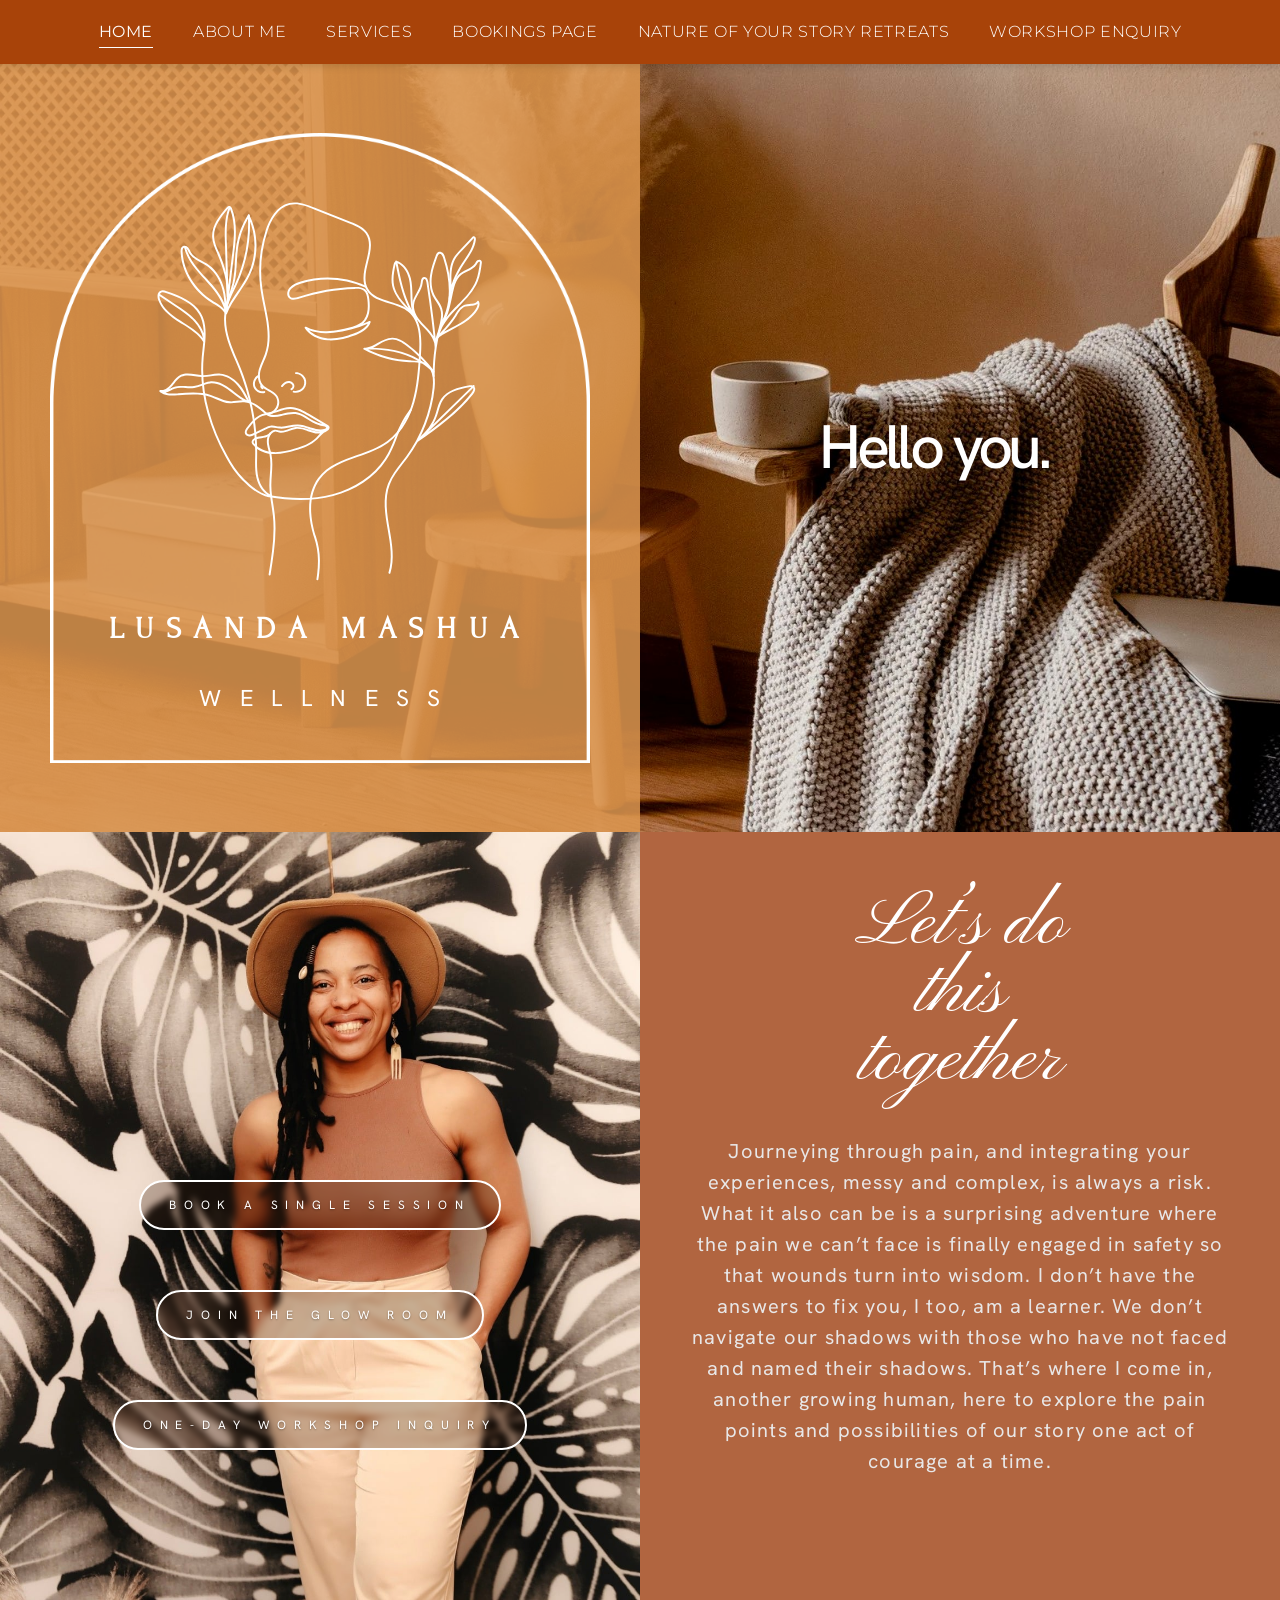
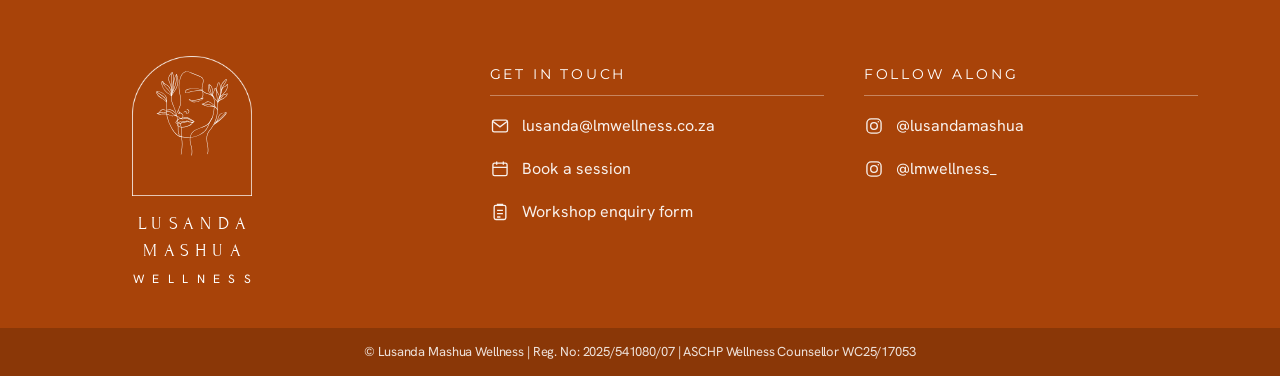
<file: index.html>
<!doctype html>
<html lang="en">
<head>
  <meta charset="utf-8">
  <meta name="viewport" content="width=device-width, initial-scale=1">
  <title>Lusanda Mashua Wellness | Registered Wellness Counsellor</title>
  <meta name="description" content="Lusanda Mashua Wellness — trauma-informed, person-centred wellness counselling, group workshops and Nature of Your Story retreats.">
  <link rel="icon" href="assets/img/logo-arch.png">
  <link rel="stylesheet" href="assets/css/style.css">
</head>
<body>
  <nav class="site-nav" aria-label="Main">
    <button class="nav-toggle" aria-expanded="false" aria-label="Menu">&#9776;</button>
    <ul>
      <li><a href="index.html" aria-current="page">Home</a></li>
      <li><a href="about-me.html">About Me</a></li>
      <li><a href="services.html">Services</a></li>
      <li><a href="bookings.html">Bookings Page</a></li>
      <li><a href="retreats.html">Nature of Your Story Retreats</a></li>
      <li><a href="workshop-enquiry.html">Workshop Enquiry</a></li>
    </ul>
  </nav>

  <main>
    <section class="home-hero">
      <div class="home-hero__brand">
        <div class="brand-mark">
          <img class="brand-mark__arch" src="assets/img/logo-arch.png" alt="">
          <img class="brand-mark__face" src="assets/img/logo-face.svg" alt="">
          <h1 class="brand-mark__name">Lusanda Mashua</h1>
          <p class="brand-mark__tag">WELLNESS</p>
        </div>
      </div>
      <div class="home-hero__side">
        <p class="home-hero__hello">Hello you.</p>
      </div>
    </section>

    <section class="home-together">
      <div class="home-together__media">
        <a class="btn-pill btn-outline" href="bookings.html">Book a single session</a>
        <a class="btn-pill btn-outline" href="services.html">Join the Glow Room</a>
        <a class="btn-pill btn-outline" href="workshop-enquiry.html">One-day workshop inquiry</a>
      </div>
      <div class="home-together__copy">
        <h2 class="script-heading">Let’s do<br>this<br>together</h2>
        <p>Journeying through pain, and integrating your experiences, messy and complex, is always a risk. What it also can be is a surprising adventure where the pain we can’t face is finally engaged in safety so that wounds turn into wisdom. I don’t have the answers to fix you, I too, am a learner. We don’t navigate our shadows with those who have not faced and named their shadows. That’s where I come in, another growing human, here to explore the pain points and possibilities of our story one act of courage at a time.</p>
      </div>
    </section>
  </main>

  <footer class="site-footer">
    <div class="site-footer__inner">
      <a class="footer-brand" href="index.html" aria-label="Lusanda Mashua Wellness home">
        <span class="footer-brand__mark"><img class="footer-brand__arch" src="assets/img/logo-arch.png" alt=""><img class="footer-brand__face" src="assets/img/logo-face.svg" alt=""></span>
        <span class="footer-brand__name">Lusanda Mashua</span>
        <span class="footer-brand__tag">WELLNESS</span>
      </a>
      <div class="footer-col">
        <h2>Get in touch</h2>
        <ul>
          <li><a href="mailto:lusanda@lmwellness.co.za"><svg viewBox="0 0 24 24" fill="none" stroke="currentColor" stroke-width="1.6" aria-hidden="true"><rect x="3" y="5" width="18" height="14" rx="2"/><path d="m3.5 6.5 8.5 6.5 8.5-6.5"/></svg>lusanda@lmwellness.co.za</a></li>
          <li><a href="https://calendly.com/lusi-mashua/30min" target="_blank" rel="noopener"><svg viewBox="0 0 24 24" fill="none" stroke="currentColor" stroke-width="1.6" aria-hidden="true"><rect x="3.5" y="5" width="17" height="15" rx="2"/><path d="M3.5 10h17M8 3v4M16 3v4"/></svg>Book a session</a></li>
          <li><a href="https://form.jotform.com/252041939891565" target="_blank" rel="noopener"><svg viewBox="0 0 24 24" fill="none" stroke="currentColor" stroke-width="1.6" aria-hidden="true"><rect x="5" y="4" width="14" height="17" rx="2"/><path d="M9 4V3h6v1M8.5 10h7M8.5 14h7M8.5 18h4"/></svg>Workshop enquiry form</a></li>
        </ul>
      </div>
      <div class="footer-col">
        <h2>Follow along</h2>
        <ul>
          <li><a href="https://www.instagram.com/lusandamashua/" target="_blank" rel="noopener"><svg viewBox="0 0 24 24" fill="none" stroke="currentColor" stroke-width="1.6" aria-hidden="true"><rect x="3.5" y="3.5" width="17" height="17" rx="5"/><circle cx="12" cy="12" r="4"/><circle cx="17.2" cy="6.8" r=".9" fill="currentColor" stroke="none"/></svg>@lusandamashua</a></li>
          <li><a href="https://www.instagram.com/lmwellness_/" target="_blank" rel="noopener"><svg viewBox="0 0 24 24" fill="none" stroke="currentColor" stroke-width="1.6" aria-hidden="true"><rect x="3.5" y="3.5" width="17" height="17" rx="5"/><circle cx="12" cy="12" r="4"/><circle cx="17.2" cy="6.8" r=".9" fill="currentColor" stroke="none"/></svg>@lmwellness_</a></li>
        </ul>
      </div>
    </div>
    <p class="site-footer__legal">© Lusanda Mashua Wellness | Reg. No: 2025/541080/07 | ASCHP Wellness Counsellor WC25/17053</p>
  </footer>
  <script src="assets/js/main.js"></script>
</body>
</html>
</file>
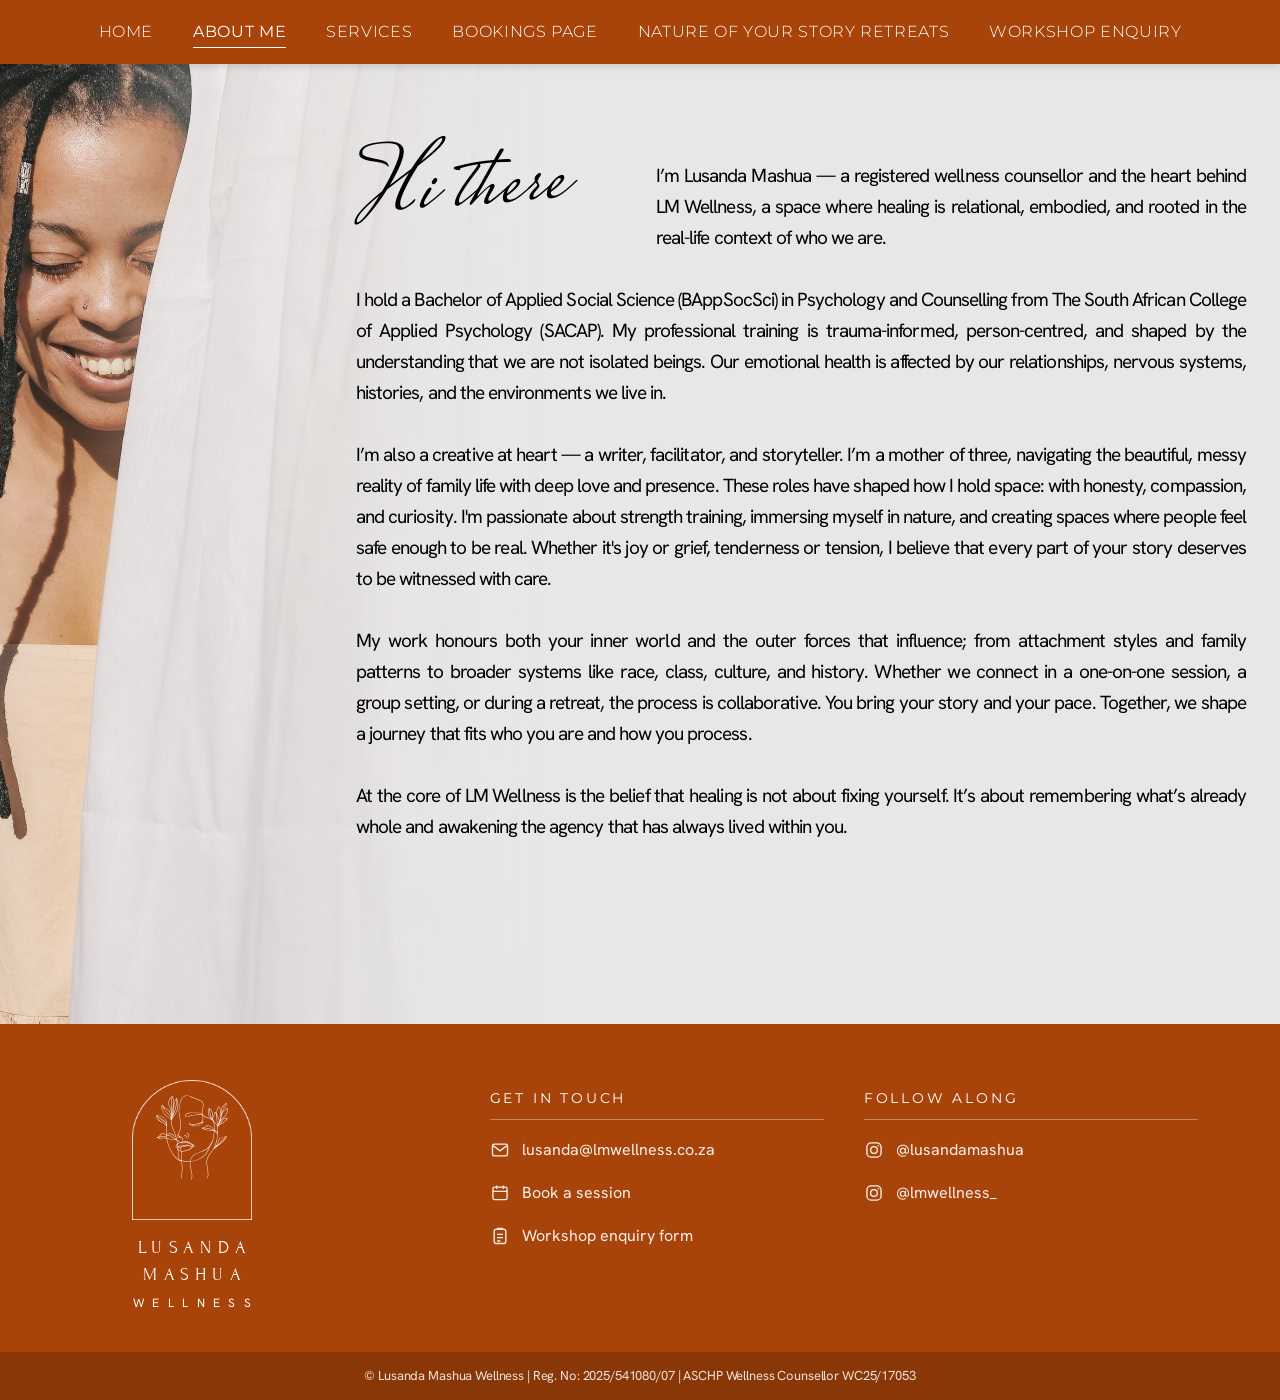
<file: about-me.html>
<!doctype html>
<html lang="en">
<head>
  <meta charset="utf-8">
  <meta name="viewport" content="width=device-width, initial-scale=1">
  <title>About Me | Lusanda Mashua Wellness</title>
  <meta name="description" content="Meet Lusanda Mashua — registered wellness counsellor, writer, facilitator and storyteller, and the heart behind LM Wellness.">
  <link rel="icon" href="assets/img/logo-arch.png">
  <link rel="stylesheet" href="assets/css/style.css">
</head>
<body>
  <nav class="site-nav" aria-label="Main">
    <button class="nav-toggle" aria-expanded="false" aria-label="Menu">&#9776;</button>
    <ul>
      <li><a href="index.html">Home</a></li>
      <li><a href="about-me.html" aria-current="page">About Me</a></li>
      <li><a href="services.html">Services</a></li>
      <li><a href="bookings.html">Bookings Page</a></li>
      <li><a href="retreats.html">Nature of Your Story Retreats</a></li>
      <li><a href="workshop-enquiry.html">Workshop Enquiry</a></li>
    </ul>
  </nav>

  <main class="about">
    <img class="about__photo" src="assets/img/about-portrait.jpg" alt="Lusanda Mashua smiling">
    <div class="about__inner">
      <div class="about__intro">
        <h1 class="signature">Hi there</h1>
        <p>I’m Lusanda Mashua — a registered wellness counsellor and the heart behind LM Wellness, a space where healing is relational, embodied, and rooted in the real-life context of who we are.</p>
      </div>
      <div class="about__body">
        <p>I hold a Bachelor of Applied Social Science (BAppSocSci) in Psychology and Counselling from The South African College of Applied Psychology (SACAP). My professional training is trauma-informed, person-centred, and shaped by the understanding that we are not isolated beings. Our emotional health is affected by our relationships, nervous systems, histories, and the environments we live in.</p>
        <p>I’m also a creative at heart — a writer, facilitator, and storyteller. I’m a mother of three, navigating the beautiful, messy reality of family life with deep love and presence. These roles have shaped how I hold space: with honesty, compassion, and curiosity. I'm passionate about strength training, immersing myself in nature, and creating spaces where people feel safe enough to be real. Whether it's joy or grief, tenderness or tension, I believe that every part of your story deserves to be witnessed with care.</p>
        <p>My work honours both your inner world and the outer forces that influence; from attachment styles and family patterns to broader systems like race, class, culture, and history. Whether we connect in a one-on-one session, a group setting, or during a retreat, the process is collaborative. You bring your story and your pace. Together, we shape a journey that fits who you are and how you process.</p>
        <p>At the core of LM Wellness is the belief that healing is not about fixing yourself. It’s about remembering what’s already whole and awakening the agency that has always lived within you.</p>
      </div>
    </div>
  </main>

  <footer class="site-footer">
    <div class="site-footer__inner">
      <a class="footer-brand" href="index.html" aria-label="Lusanda Mashua Wellness home">
        <span class="footer-brand__mark"><img class="footer-brand__arch" src="assets/img/logo-arch.png" alt=""><img class="footer-brand__face" src="assets/img/logo-face.svg" alt=""></span>
        <span class="footer-brand__name">Lusanda Mashua</span>
        <span class="footer-brand__tag">WELLNESS</span>
      </a>
      <div class="footer-col">
        <h2>Get in touch</h2>
        <ul>
          <li><a href="mailto:lusanda@lmwellness.co.za"><svg viewBox="0 0 24 24" fill="none" stroke="currentColor" stroke-width="1.6" aria-hidden="true"><rect x="3" y="5" width="18" height="14" rx="2"/><path d="m3.5 6.5 8.5 6.5 8.5-6.5"/></svg>lusanda@lmwellness.co.za</a></li>
          <li><a href="https://calendly.com/lusi-mashua/30min" target="_blank" rel="noopener"><svg viewBox="0 0 24 24" fill="none" stroke="currentColor" stroke-width="1.6" aria-hidden="true"><rect x="3.5" y="5" width="17" height="15" rx="2"/><path d="M3.5 10h17M8 3v4M16 3v4"/></svg>Book a session</a></li>
          <li><a href="https://form.jotform.com/252041939891565" target="_blank" rel="noopener"><svg viewBox="0 0 24 24" fill="none" stroke="currentColor" stroke-width="1.6" aria-hidden="true"><rect x="5" y="4" width="14" height="17" rx="2"/><path d="M9 4V3h6v1M8.5 10h7M8.5 14h7M8.5 18h4"/></svg>Workshop enquiry form</a></li>
        </ul>
      </div>
      <div class="footer-col">
        <h2>Follow along</h2>
        <ul>
          <li><a href="https://www.instagram.com/lusandamashua/" target="_blank" rel="noopener"><svg viewBox="0 0 24 24" fill="none" stroke="currentColor" stroke-width="1.6" aria-hidden="true"><rect x="3.5" y="3.5" width="17" height="17" rx="5"/><circle cx="12" cy="12" r="4"/><circle cx="17.2" cy="6.8" r=".9" fill="currentColor" stroke="none"/></svg>@lusandamashua</a></li>
          <li><a href="https://www.instagram.com/lmwellness_/" target="_blank" rel="noopener"><svg viewBox="0 0 24 24" fill="none" stroke="currentColor" stroke-width="1.6" aria-hidden="true"><rect x="3.5" y="3.5" width="17" height="17" rx="5"/><circle cx="12" cy="12" r="4"/><circle cx="17.2" cy="6.8" r=".9" fill="currentColor" stroke="none"/></svg>@lmwellness_</a></li>
        </ul>
      </div>
    </div>
    <p class="site-footer__legal">© Lusanda Mashua Wellness | Reg. No: 2025/541080/07 | ASCHP Wellness Counsellor WC25/17053</p>
  </footer>
  <script src="assets/js/main.js"></script>
</body>
</html>
</file>
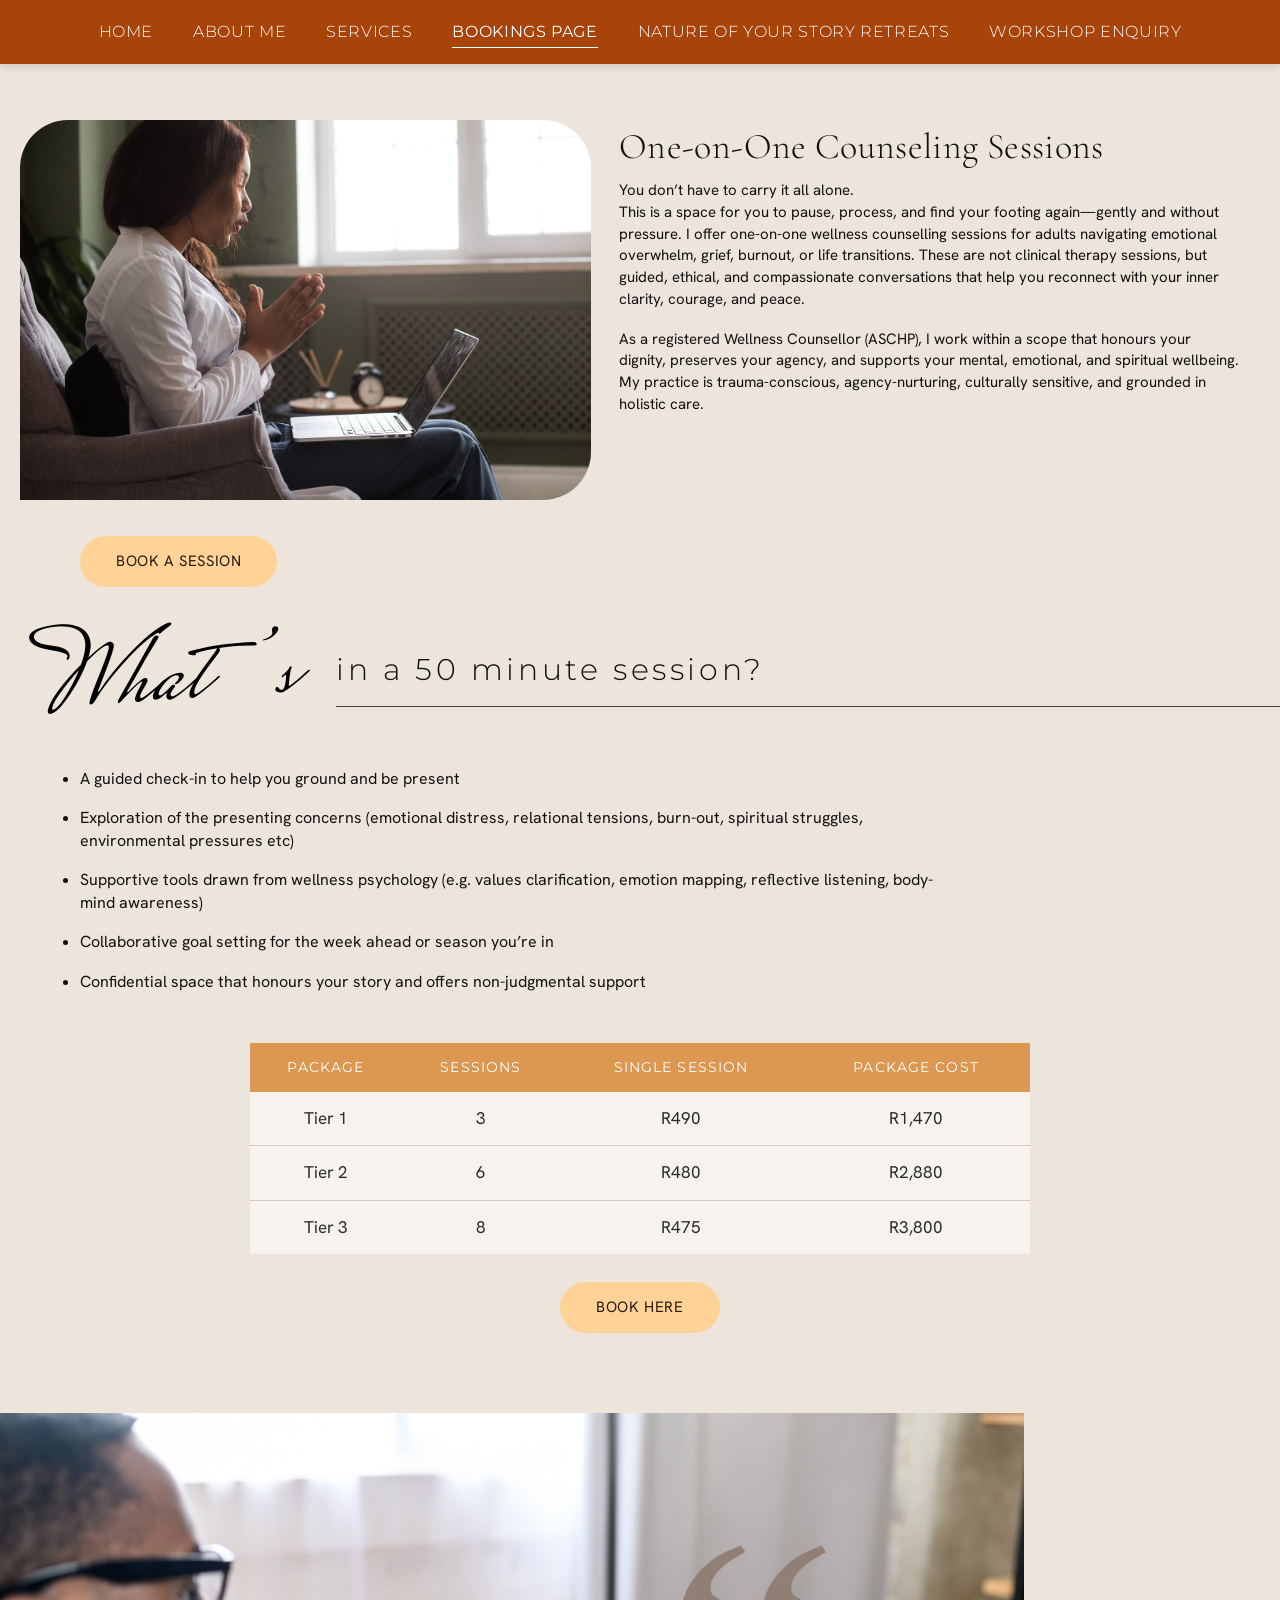
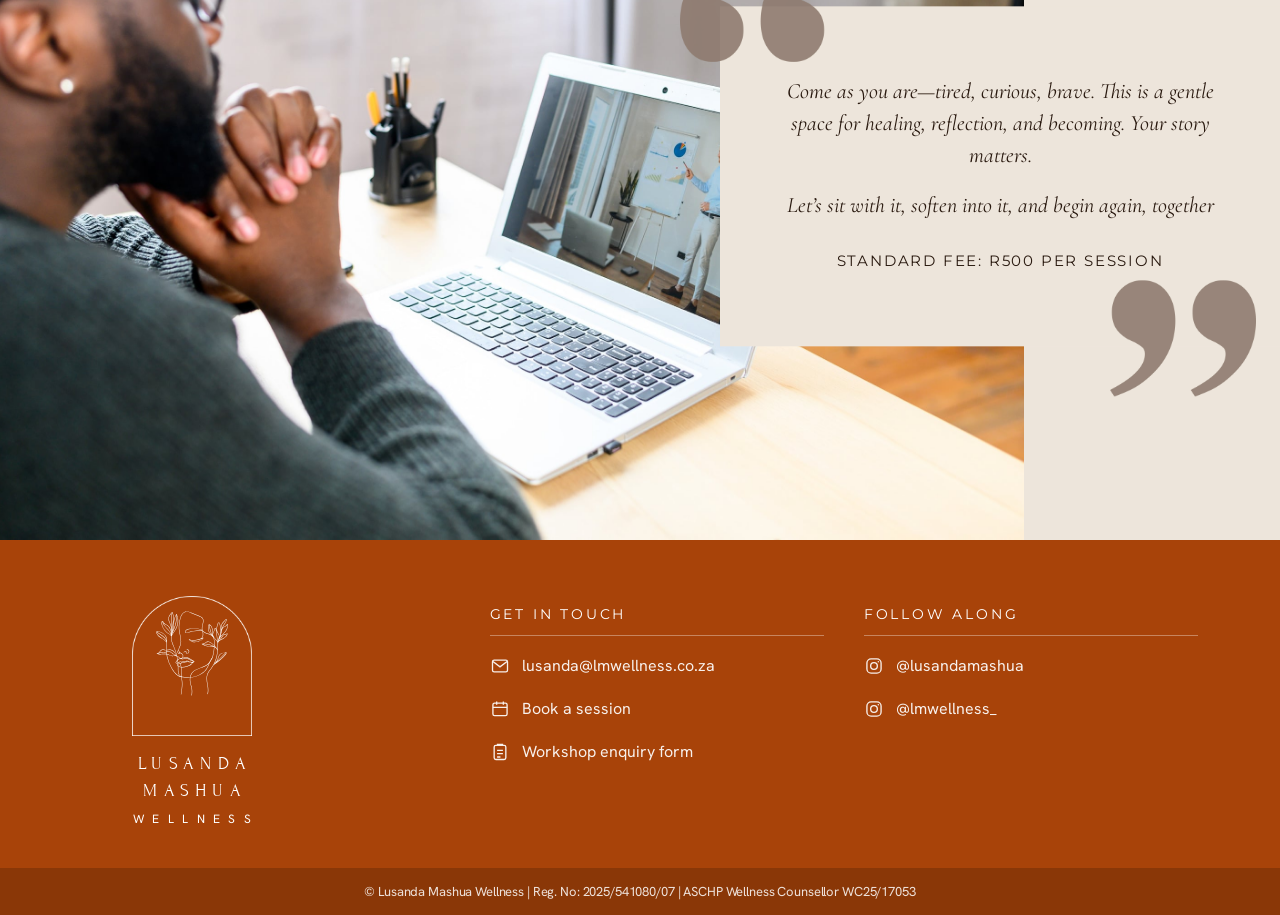
<file: bookings.html>
<!doctype html>
<html lang="en">
<head>
  <meta charset="utf-8">
  <meta name="viewport" content="width=device-width, initial-scale=1">
  <title>Book a Session | Lusanda Mashua Wellness</title>
  <meta name="description" content="Book a one-on-one wellness counselling session with Lusanda Mashua. Single sessions and discounted session packages.">
  <link rel="icon" href="assets/img/logo-arch.png">
  <link rel="stylesheet" href="assets/css/style.css">
</head>
<body>
  <nav class="site-nav" aria-label="Main">
    <button class="nav-toggle" aria-expanded="false" aria-label="Menu">&#9776;</button>
    <ul>
      <li><a href="index.html">Home</a></li>
      <li><a href="about-me.html">About Me</a></li>
      <li><a href="services.html">Services</a></li>
      <li><a href="bookings.html" aria-current="page">Bookings Page</a></li>
      <li><a href="retreats.html">Nature of Your Story Retreats</a></li>
      <li><a href="workshop-enquiry.html">Workshop Enquiry</a></li>
    </ul>
  </nav>

  <main class="bookings">
    <div class="bookings__top">
      <div>
        <img class="bookings__photo" src="assets/img/service-counselling.jpg" alt="A calm counselling space with a woman holding tea">
        <div class="bookings__book"><a class="btn-pill btn-peach" href="https://calendly.com/lusi-mashua/30min" target="_blank" rel="noopener">BOOK A SESSION</a></div>
      </div>
      <div class="bookings__copy">
        <h1>One-on-One Counseling Sessions</h1>
        <p>You don’t have to carry it all alone.<br>This is a space for you to pause, process, and find your footing again—gently and without pressure. I offer one-on-one wellness counselling sessions for adults navigating emotional overwhelm, grief, burnout, or life transitions. These are not clinical therapy sessions, but guided, ethical, and compassionate conversations that help you reconnect with your inner clarity, courage, and peace.</p>
        <p>As a registered Wellness Counsellor (ASCHP), I work within a scope that honours your dignity, preserves your agency, and supports your mental, emotional, and spiritual wellbeing. My practice is trauma-conscious, agency-nurturing, culturally sensitive, and grounded in holistic care.</p>
      </div>
    </div>

    <div class="whats">
      <h2 class="signature">What’s</h2>
      <p class="whats__line">in a 50 minute session?</p>
    </div>
    <ul class="whats-list">
      <li>A guided check-in to help you ground and be present</li>
      <li>Exploration of the presenting concerns (emotional distress, relational tensions, burn-out, spiritual struggles, environmental pressures etc)</li>
      <li>Supportive tools drawn from wellness psychology (e.g. values clarification, emotion mapping, reflective listening, body-mind awareness)</li>
      <li>Collaborative goal setting for the week ahead or season you’re in</li>
      <li>Confidential space that honours your story and offers non-judgmental support</li>
    </ul>

    <div class="pricing">
      <table>
        <thead>
          <tr><th>Package</th><th>Sessions</th><th>Single Session</th><th>Package Cost</th></tr>
        </thead>
        <tbody>
          <tr><td>Tier 1</td><td>3</td><td>R490</td><td>R1,470</td></tr>
          <tr><td>Tier 2</td><td>6</td><td>R480</td><td>R2,880</td></tr>
          <tr><td>Tier 3</td><td>8</td><td>R475</td><td>R3,800</td></tr>
        </tbody>
      </table>
      <a class="btn-pill btn-peach" href="https://calendly.com/lusi-mashua/30min" target="_blank" rel="noopener">BOOK HERE</a>
    </div>

    <div class="quote-panel">
      <img class="quote-panel__img" src="assets/img/bookings-quote-bg.jpg" alt="">
      <div class="quote-panel__card">
        <img class="quote-mark quote-mark--open" src="assets/img/quote-mark.png" alt="">
        <p>Come as you are—tired, curious, brave. This is a gentle space for healing, reflection, and becoming. Your story matters.</p>
        <p>Let’s sit with it, soften into it, and begin again, together</p>
        <p class="quote-panel__fee">STANDARD FEE: R500 PER SESSION</p>
        <img class="quote-mark quote-mark--close" src="assets/img/quote-mark.png" alt="">
      </div>
    </div>
  </main>

  <footer class="site-footer">
    <div class="site-footer__inner">
      <a class="footer-brand" href="index.html" aria-label="Lusanda Mashua Wellness home">
        <span class="footer-brand__mark"><img class="footer-brand__arch" src="assets/img/logo-arch.png" alt=""><img class="footer-brand__face" src="assets/img/logo-face.svg" alt=""></span>
        <span class="footer-brand__name">Lusanda Mashua</span>
        <span class="footer-brand__tag">WELLNESS</span>
      </a>
      <div class="footer-col">
        <h2>Get in touch</h2>
        <ul>
          <li><a href="mailto:lusanda@lmwellness.co.za"><svg viewBox="0 0 24 24" fill="none" stroke="currentColor" stroke-width="1.6" aria-hidden="true"><rect x="3" y="5" width="18" height="14" rx="2"/><path d="m3.5 6.5 8.5 6.5 8.5-6.5"/></svg>lusanda@lmwellness.co.za</a></li>
          <li><a href="https://calendly.com/lusi-mashua/30min" target="_blank" rel="noopener"><svg viewBox="0 0 24 24" fill="none" stroke="currentColor" stroke-width="1.6" aria-hidden="true"><rect x="3.5" y="5" width="17" height="15" rx="2"/><path d="M3.5 10h17M8 3v4M16 3v4"/></svg>Book a session</a></li>
          <li><a href="https://form.jotform.com/252041939891565" target="_blank" rel="noopener"><svg viewBox="0 0 24 24" fill="none" stroke="currentColor" stroke-width="1.6" aria-hidden="true"><rect x="5" y="4" width="14" height="17" rx="2"/><path d="M9 4V3h6v1M8.5 10h7M8.5 14h7M8.5 18h4"/></svg>Workshop enquiry form</a></li>
        </ul>
      </div>
      <div class="footer-col">
        <h2>Follow along</h2>
        <ul>
          <li><a href="https://www.instagram.com/lusandamashua/" target="_blank" rel="noopener"><svg viewBox="0 0 24 24" fill="none" stroke="currentColor" stroke-width="1.6" aria-hidden="true"><rect x="3.5" y="3.5" width="17" height="17" rx="5"/><circle cx="12" cy="12" r="4"/><circle cx="17.2" cy="6.8" r=".9" fill="currentColor" stroke="none"/></svg>@lusandamashua</a></li>
          <li><a href="https://www.instagram.com/lmwellness_/" target="_blank" rel="noopener"><svg viewBox="0 0 24 24" fill="none" stroke="currentColor" stroke-width="1.6" aria-hidden="true"><rect x="3.5" y="3.5" width="17" height="17" rx="5"/><circle cx="12" cy="12" r="4"/><circle cx="17.2" cy="6.8" r=".9" fill="currentColor" stroke="none"/></svg>@lmwellness_</a></li>
        </ul>
      </div>
    </div>
    <p class="site-footer__legal">© Lusanda Mashua Wellness | Reg. No: 2025/541080/07 | ASCHP Wellness Counsellor WC25/17053</p>
  </footer>
  <script src="assets/js/main.js"></script>
</body>
</html>
</file>
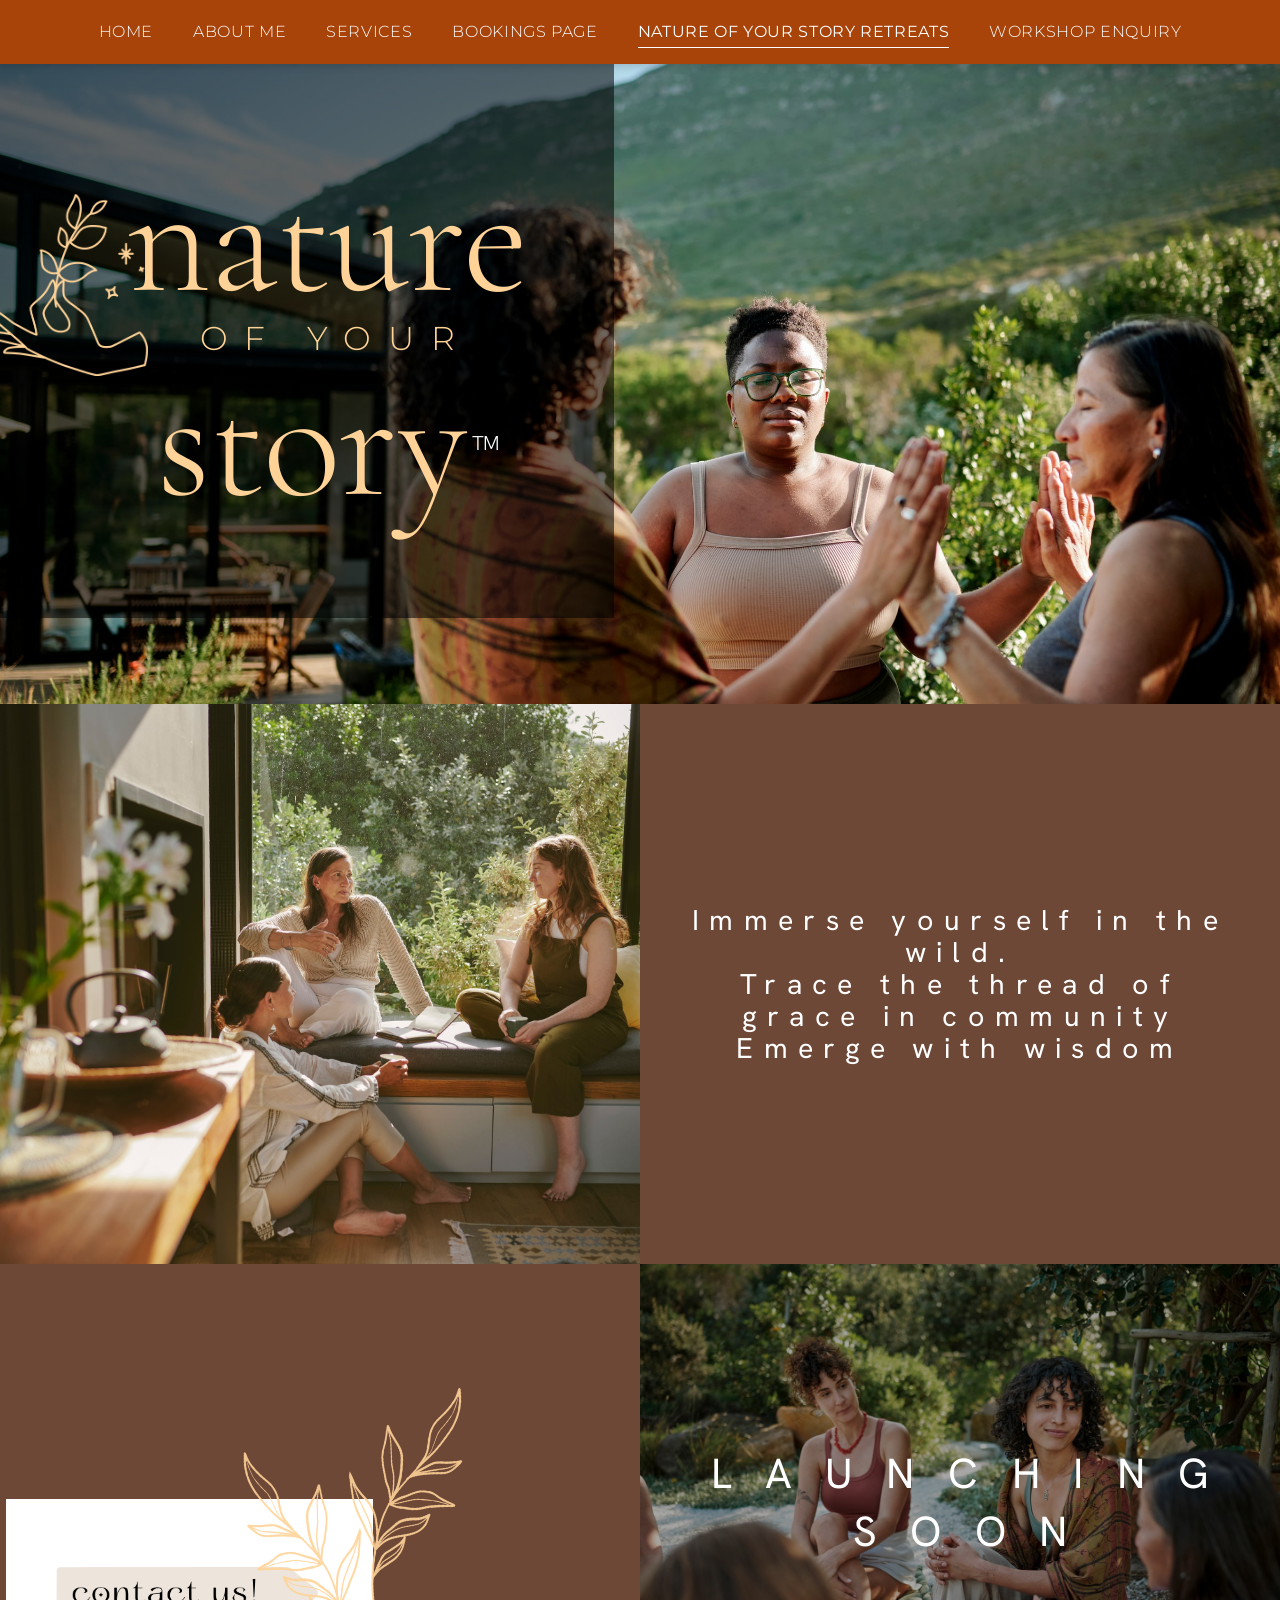
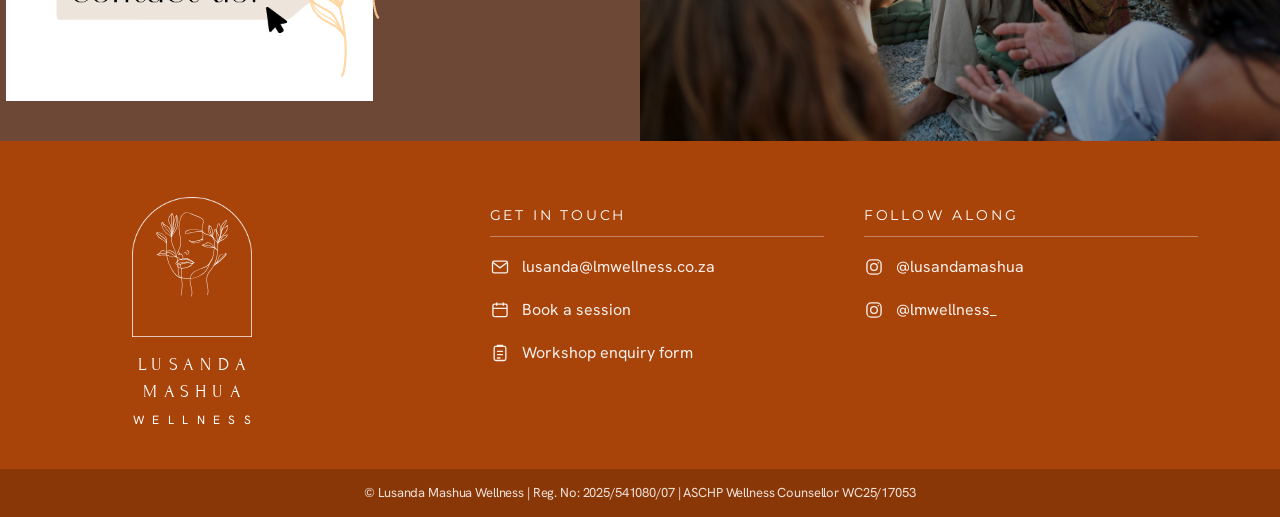
<file: retreats.html>
<!doctype html>
<html lang="en">
<head>
  <meta charset="utf-8">
  <meta name="viewport" content="width=device-width, initial-scale=1">
  <title>Nature of Your Story Retreats | Lusanda Mashua Wellness</title>
  <meta name="description" content="Nature of Your Story — 1 and 3 day wellness retreats with Lusanda Mashua. Launching soon.">
  <link rel="icon" href="assets/img/logo-arch.png">
  <link rel="stylesheet" href="assets/css/style.css">
</head>
<body>
  <nav class="site-nav" aria-label="Main">
    <button class="nav-toggle" aria-expanded="false" aria-label="Menu">&#9776;</button>
    <ul>
      <li><a href="index.html">Home</a></li>
      <li><a href="about-me.html">About Me</a></li>
      <li><a href="services.html">Services</a></li>
      <li><a href="bookings.html">Bookings Page</a></li>
      <li><a href="retreats.html" aria-current="page">Nature of Your Story Retreats</a></li>
      <li><a href="workshop-enquiry.html">Workshop Enquiry</a></li>
    </ul>
  </nav>

  <main class="retreats">
    <section class="retreats__hero">
      <div class="retreats__titleblock">
        <h1 class="retreat-title">
          <img class="retreat-logo" src="assets/img/retreat-logo-hand.png" alt="">
          <span class="retreat-title__big">nature</span>
          <span class="retreat-title__small">OF YOUR</span>
          <span class="retreat-title__big">story<sup>TM</sup></span>
        </h1>
      </div>
    </section>

    <section class="retreats__mid">
      <div class="retreats__group" role="img" aria-label="Women talking together on retreat"></div>
      <div class="retreats__words">
        <p>Immerse yourself in the wild.<br>Trace the thread of grace in community<br>Emerge with wisdom</p>
      </div>
    </section>

    <section class="retreats__low">
      <div class="retreats__contact">
        <img class="leaf leaf--1" src="assets/img/leaf-sprig.png" alt="">
        <img class="leaf leaf--2" src="assets/img/leaf-sprig.png" alt="">
        <div class="retreats__contact-card">
          <a href="mailto:lusanda@lmwellness.co.za"><img src="assets/img/contact-tab.png" alt="Contact us"></a>
        </div>
      </div>
      <div class="retreats__launch"><p>LAUNCHING<br>SOON</p></div>
    </section>
  </main>

  <footer class="site-footer">
    <div class="site-footer__inner">
      <a class="footer-brand" href="index.html" aria-label="Lusanda Mashua Wellness home">
        <span class="footer-brand__mark"><img class="footer-brand__arch" src="assets/img/logo-arch.png" alt=""><img class="footer-brand__face" src="assets/img/logo-face.svg" alt=""></span>
        <span class="footer-brand__name">Lusanda Mashua</span>
        <span class="footer-brand__tag">WELLNESS</span>
      </a>
      <div class="footer-col">
        <h2>Get in touch</h2>
        <ul>
          <li><a href="mailto:lusanda@lmwellness.co.za"><svg viewBox="0 0 24 24" fill="none" stroke="currentColor" stroke-width="1.6" aria-hidden="true"><rect x="3" y="5" width="18" height="14" rx="2"/><path d="m3.5 6.5 8.5 6.5 8.5-6.5"/></svg>lusanda@lmwellness.co.za</a></li>
          <li><a href="https://calendly.com/lusi-mashua/30min" target="_blank" rel="noopener"><svg viewBox="0 0 24 24" fill="none" stroke="currentColor" stroke-width="1.6" aria-hidden="true"><rect x="3.5" y="5" width="17" height="15" rx="2"/><path d="M3.5 10h17M8 3v4M16 3v4"/></svg>Book a session</a></li>
          <li><a href="https://form.jotform.com/252041939891565" target="_blank" rel="noopener"><svg viewBox="0 0 24 24" fill="none" stroke="currentColor" stroke-width="1.6" aria-hidden="true"><rect x="5" y="4" width="14" height="17" rx="2"/><path d="M9 4V3h6v1M8.5 10h7M8.5 14h7M8.5 18h4"/></svg>Workshop enquiry form</a></li>
        </ul>
      </div>
      <div class="footer-col">
        <h2>Follow along</h2>
        <ul>
          <li><a href="https://www.instagram.com/lusandamashua/" target="_blank" rel="noopener"><svg viewBox="0 0 24 24" fill="none" stroke="currentColor" stroke-width="1.6" aria-hidden="true"><rect x="3.5" y="3.5" width="17" height="17" rx="5"/><circle cx="12" cy="12" r="4"/><circle cx="17.2" cy="6.8" r=".9" fill="currentColor" stroke="none"/></svg>@lusandamashua</a></li>
          <li><a href="https://www.instagram.com/lmwellness_/" target="_blank" rel="noopener"><svg viewBox="0 0 24 24" fill="none" stroke="currentColor" stroke-width="1.6" aria-hidden="true"><rect x="3.5" y="3.5" width="17" height="17" rx="5"/><circle cx="12" cy="12" r="4"/><circle cx="17.2" cy="6.8" r=".9" fill="currentColor" stroke="none"/></svg>@lmwellness_</a></li>
        </ul>
      </div>
    </div>
    <p class="site-footer__legal">© Lusanda Mashua Wellness | Reg. No: 2025/541080/07 | ASCHP Wellness Counsellor WC25/17053</p>
  </footer>
  <script src="assets/js/main.js"></script>
</body>
</html>
</file>
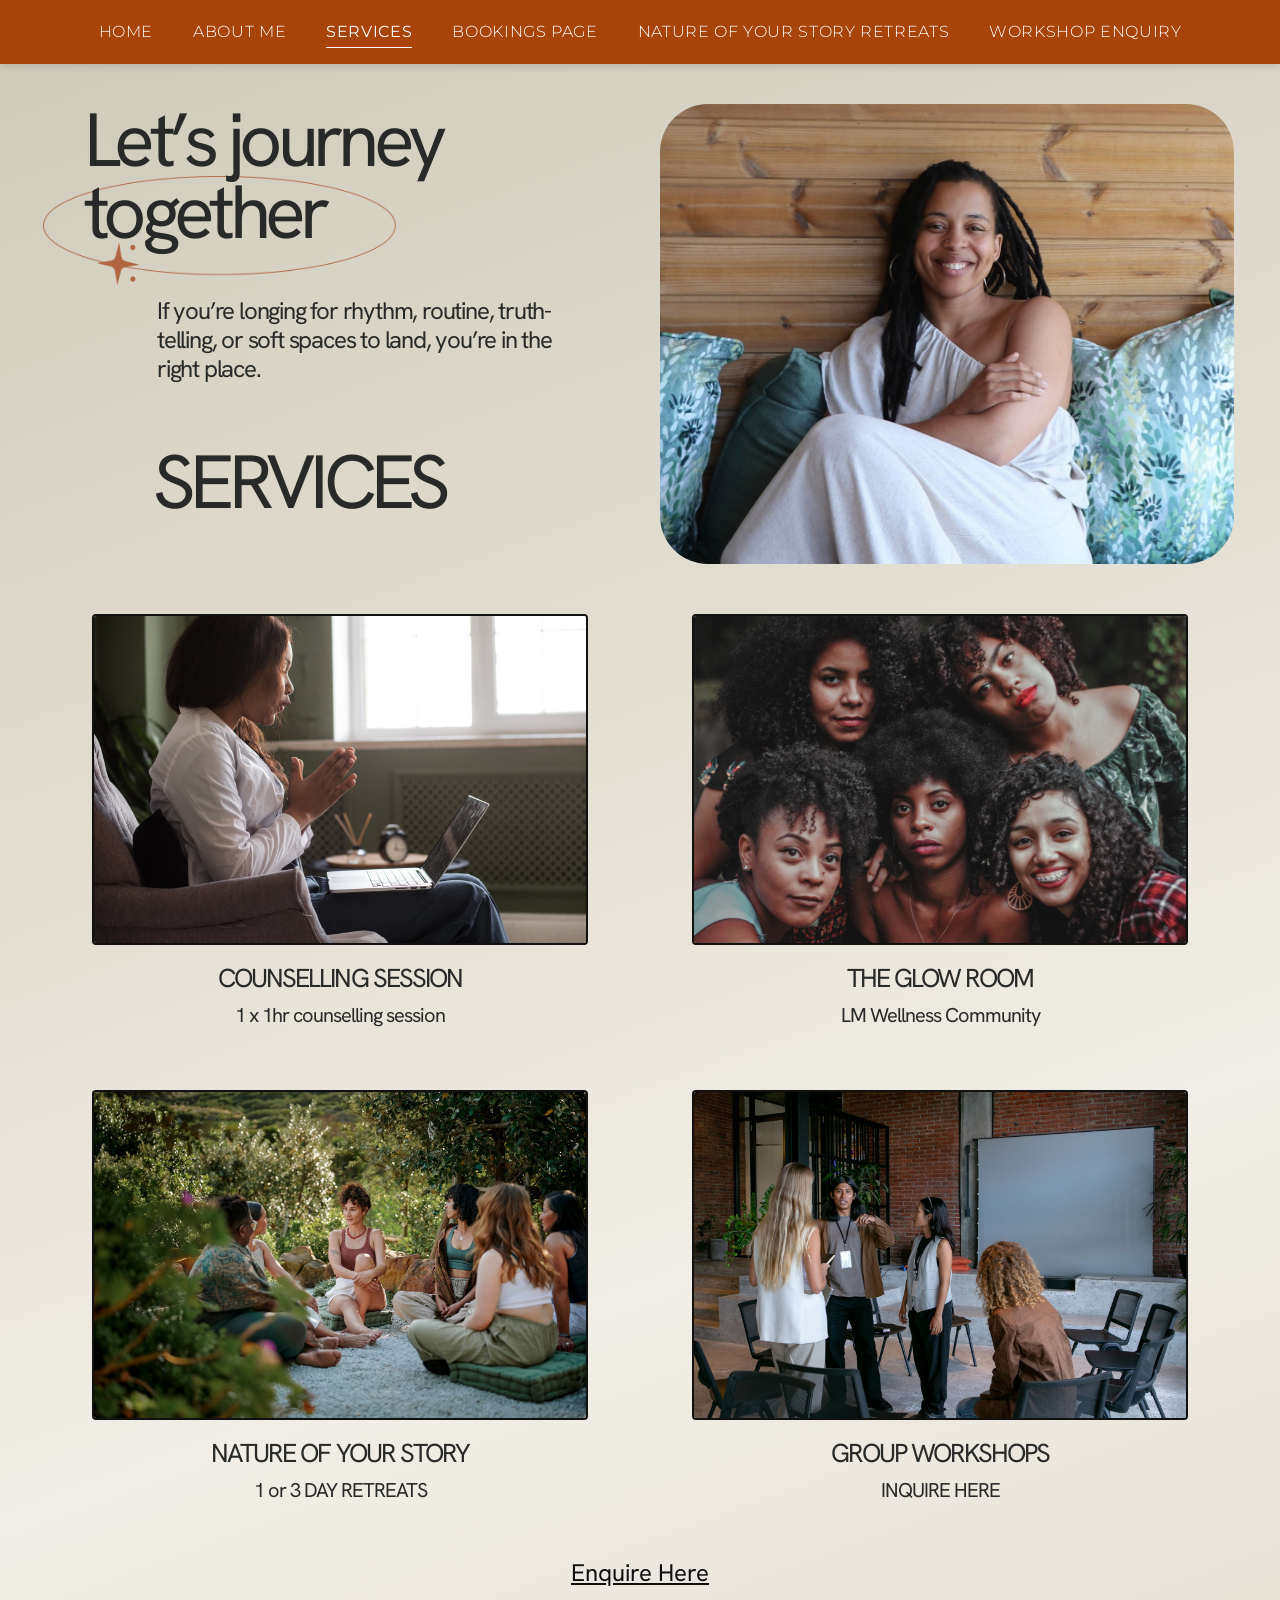
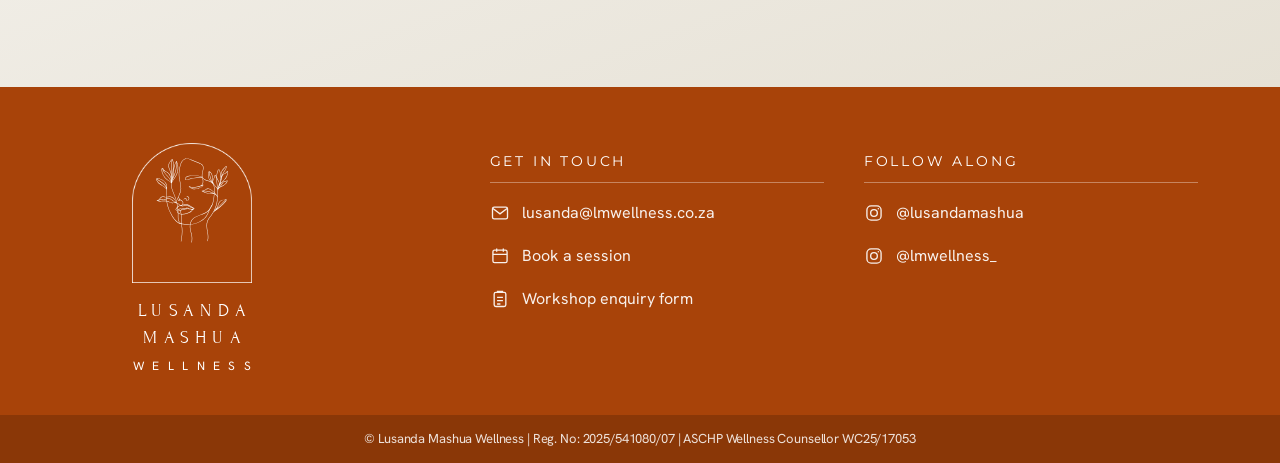
<file: services.html>
<!doctype html>
<html lang="en">
<head>
  <meta charset="utf-8">
  <meta name="viewport" content="width=device-width, initial-scale=1">
  <title>Services | Lusanda Mashua Wellness</title>
  <meta name="description" content="Counselling sessions, The Glow Room community, Nature of Your Story retreats and group workshops with Lusanda Mashua Wellness.">
  <link rel="icon" href="assets/img/logo-arch.png">
  <link rel="stylesheet" href="assets/css/style.css">
</head>
<body>
  <nav class="site-nav" aria-label="Main">
    <button class="nav-toggle" aria-expanded="false" aria-label="Menu">&#9776;</button>
    <ul>
      <li><a href="index.html">Home</a></li>
      <li><a href="about-me.html">About Me</a></li>
      <li><a href="services.html" aria-current="page">Services</a></li>
      <li><a href="bookings.html">Bookings Page</a></li>
      <li><a href="retreats.html">Nature of Your Story Retreats</a></li>
      <li><a href="workshop-enquiry.html">Workshop Enquiry</a></li>
    </ul>
  </nav>

  <main class="services">
    <div class="services__top">
      <div class="services__intro">
        <img class="services__flourish" src="assets/img/flourish-ellipse.png" alt="">
        <h1 class="services__title">Let’s journey<br>together</h1>
        <p class="services__lede">If you’re longing for rhythm, routine, truth-telling, or soft spaces to land, you’re in the right place.</p>
        <h2 class="services__heading">SERVICES</h2>
      </div>
      <div class="services__aside">
        <img class="services__portrait" src="assets/img/services-portrait.jpg" alt="Lusanda Mashua seated on a couch">
      </div>
    </div>

    <div class="service-grid">
      <a class="service-card" href="bookings.html">
        <img src="assets/img/service-counselling.jpg" alt="A woman holding a mug during a counselling session">
        <h3>COUNSELLING SESSION</h3>
        <p>1 x 1hr counselling session</p>
      </a>
      <a class="service-card" href="bookings.html">
        <img src="assets/img/service-glow-room.jpg" alt="A group of women together">
        <h3>THE GLOW ROOM</h3>
        <p>LM Wellness Community</p>
      </a>
      <a class="service-card" href="retreats.html">
        <img src="assets/img/service-retreats.jpg" alt="Women gathered outdoors on retreat">
        <h3>NATURE OF YOUR STORY</h3>
        <p>1 or 3 DAY RETREATS</p>
      </a>
      <a class="service-card" href="workshop-enquiry.html">
        <img src="assets/img/service-workshops.jpg" alt="A group workshop in progress">
        <h3>GROUP WORKSHOPS</h3>
        <p>INQUIRE HERE</p>
      </a>
    </div>

    <p class="services__enquire"><a href="workshop-enquiry.html">Enquire Here</a></p>
  </main>

  <footer class="site-footer">
    <div class="site-footer__inner">
      <a class="footer-brand" href="index.html" aria-label="Lusanda Mashua Wellness home">
        <span class="footer-brand__mark"><img class="footer-brand__arch" src="assets/img/logo-arch.png" alt=""><img class="footer-brand__face" src="assets/img/logo-face.svg" alt=""></span>
        <span class="footer-brand__name">Lusanda Mashua</span>
        <span class="footer-brand__tag">WELLNESS</span>
      </a>
      <div class="footer-col">
        <h2>Get in touch</h2>
        <ul>
          <li><a href="mailto:lusanda@lmwellness.co.za"><svg viewBox="0 0 24 24" fill="none" stroke="currentColor" stroke-width="1.6" aria-hidden="true"><rect x="3" y="5" width="18" height="14" rx="2"/><path d="m3.5 6.5 8.5 6.5 8.5-6.5"/></svg>lusanda@lmwellness.co.za</a></li>
          <li><a href="https://calendly.com/lusi-mashua/30min" target="_blank" rel="noopener"><svg viewBox="0 0 24 24" fill="none" stroke="currentColor" stroke-width="1.6" aria-hidden="true"><rect x="3.5" y="5" width="17" height="15" rx="2"/><path d="M3.5 10h17M8 3v4M16 3v4"/></svg>Book a session</a></li>
          <li><a href="https://form.jotform.com/252041939891565" target="_blank" rel="noopener"><svg viewBox="0 0 24 24" fill="none" stroke="currentColor" stroke-width="1.6" aria-hidden="true"><rect x="5" y="4" width="14" height="17" rx="2"/><path d="M9 4V3h6v1M8.5 10h7M8.5 14h7M8.5 18h4"/></svg>Workshop enquiry form</a></li>
        </ul>
      </div>
      <div class="footer-col">
        <h2>Follow along</h2>
        <ul>
          <li><a href="https://www.instagram.com/lusandamashua/" target="_blank" rel="noopener"><svg viewBox="0 0 24 24" fill="none" stroke="currentColor" stroke-width="1.6" aria-hidden="true"><rect x="3.5" y="3.5" width="17" height="17" rx="5"/><circle cx="12" cy="12" r="4"/><circle cx="17.2" cy="6.8" r=".9" fill="currentColor" stroke="none"/></svg>@lusandamashua</a></li>
          <li><a href="https://www.instagram.com/lmwellness_/" target="_blank" rel="noopener"><svg viewBox="0 0 24 24" fill="none" stroke="currentColor" stroke-width="1.6" aria-hidden="true"><rect x="3.5" y="3.5" width="17" height="17" rx="5"/><circle cx="12" cy="12" r="4"/><circle cx="17.2" cy="6.8" r=".9" fill="currentColor" stroke="none"/></svg>@lmwellness_</a></li>
        </ul>
      </div>
    </div>
    <p class="site-footer__legal">© Lusanda Mashua Wellness | Reg. No: 2025/541080/07 | ASCHP Wellness Counsellor WC25/17053</p>
  </footer>
  <script src="assets/js/main.js"></script>
</body>
</html>
</file>
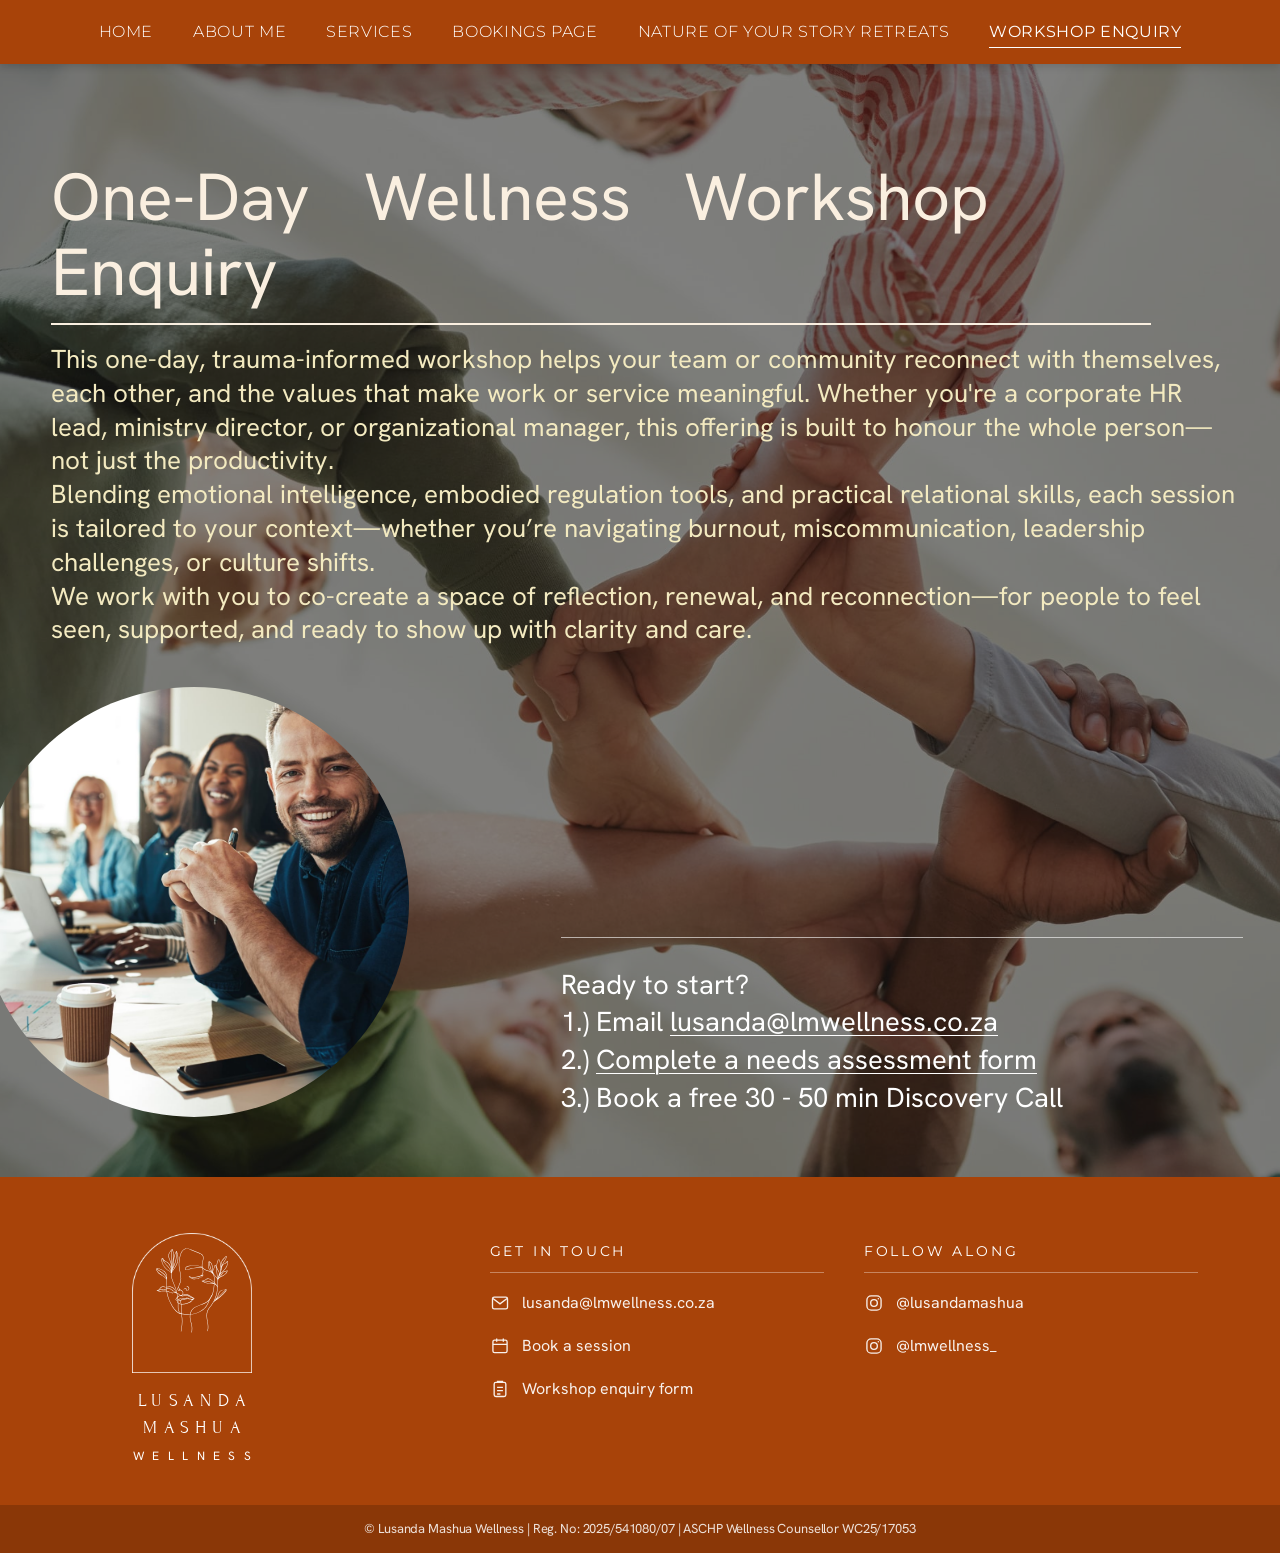
<file: workshop-enquiry.html>
<!doctype html>
<html lang="en">
<head>
  <meta charset="utf-8">
  <meta name="viewport" content="width=device-width, initial-scale=1">
  <title>One-Day Wellness Workshop Enquiry | Lusanda Mashua Wellness</title>
  <meta name="description" content="Trauma-informed one-day wellness workshops for teams, ministries and organisations. Enquire with Lusanda Mashua Wellness.">
  <link rel="icon" href="assets/img/logo-arch.png">
  <link rel="stylesheet" href="assets/css/style.css">
</head>
<body>
  <nav class="site-nav" aria-label="Main">
    <button class="nav-toggle" aria-expanded="false" aria-label="Menu">&#9776;</button>
    <ul>
      <li><a href="index.html">Home</a></li>
      <li><a href="about-me.html">About Me</a></li>
      <li><a href="services.html">Services</a></li>
      <li><a href="bookings.html">Bookings Page</a></li>
      <li><a href="retreats.html">Nature of Your Story Retreats</a></li>
      <li><a href="workshop-enquiry.html" aria-current="page">Workshop Enquiry</a></li>
    </ul>
  </nav>

  <main class="workshop">
    <div class="workshop__inner">
      <h1>One-Day Wellness Workshop Enquiry</h1>
      <div class="workshop__copy">
        <p>This one-day, trauma-informed workshop helps your team or community reconnect with themselves, each other, and the values that make work or service meaningful. Whether you're a corporate HR lead, ministry director, or organizational manager, this offering is built to honour the whole person—not just the productivity.</p>
        <p>Blending emotional intelligence, embodied regulation tools, and practical relational skills, each session is tailored to your context—whether you’re navigating burnout, miscommunication, leadership challenges, or culture shifts.</p>
        <p>We work with you to co-create a space of reflection, renewal, and reconnection—for people to feel seen, supported, and ready to show up with clarity and care.</p>
      </div>
      <div class="workshop__start">
        <img class="workshop__team" src="assets/img/workshop-team.jpg" alt="A smiling team at a workshop">
        <div class="workshop__steps">
          <p>Ready to start?</p>
          <p>1.) Email <a href="mailto:lusanda@lmwellness.co.za">lusanda@lmwellness.co.za</a></p>
          <p>2.) <a href="https://form.jotform.com/252041939891565" target="_blank" rel="noopener">Complete a needs assessment form</a></p>
          <p>3.) Book a free 30 - 50 min Discovery Call</p>
        </div>
      </div>
    </div>
  </main>

  <footer class="site-footer">
    <div class="site-footer__inner">
      <a class="footer-brand" href="index.html" aria-label="Lusanda Mashua Wellness home">
        <span class="footer-brand__mark"><img class="footer-brand__arch" src="assets/img/logo-arch.png" alt=""><img class="footer-brand__face" src="assets/img/logo-face.svg" alt=""></span>
        <span class="footer-brand__name">Lusanda Mashua</span>
        <span class="footer-brand__tag">WELLNESS</span>
      </a>
      <div class="footer-col">
        <h2>Get in touch</h2>
        <ul>
          <li><a href="mailto:lusanda@lmwellness.co.za"><svg viewBox="0 0 24 24" fill="none" stroke="currentColor" stroke-width="1.6" aria-hidden="true"><rect x="3" y="5" width="18" height="14" rx="2"/><path d="m3.5 6.5 8.5 6.5 8.5-6.5"/></svg>lusanda@lmwellness.co.za</a></li>
          <li><a href="https://calendly.com/lusi-mashua/30min" target="_blank" rel="noopener"><svg viewBox="0 0 24 24" fill="none" stroke="currentColor" stroke-width="1.6" aria-hidden="true"><rect x="3.5" y="5" width="17" height="15" rx="2"/><path d="M3.5 10h17M8 3v4M16 3v4"/></svg>Book a session</a></li>
          <li><a href="https://form.jotform.com/252041939891565" target="_blank" rel="noopener"><svg viewBox="0 0 24 24" fill="none" stroke="currentColor" stroke-width="1.6" aria-hidden="true"><rect x="5" y="4" width="14" height="17" rx="2"/><path d="M9 4V3h6v1M8.5 10h7M8.5 14h7M8.5 18h4"/></svg>Workshop enquiry form</a></li>
        </ul>
      </div>
      <div class="footer-col">
        <h2>Follow along</h2>
        <ul>
          <li><a href="https://www.instagram.com/lusandamashua/" target="_blank" rel="noopener"><svg viewBox="0 0 24 24" fill="none" stroke="currentColor" stroke-width="1.6" aria-hidden="true"><rect x="3.5" y="3.5" width="17" height="17" rx="5"/><circle cx="12" cy="12" r="4"/><circle cx="17.2" cy="6.8" r=".9" fill="currentColor" stroke="none"/></svg>@lusandamashua</a></li>
          <li><a href="https://www.instagram.com/lmwellness_/" target="_blank" rel="noopener"><svg viewBox="0 0 24 24" fill="none" stroke="currentColor" stroke-width="1.6" aria-hidden="true"><rect x="3.5" y="3.5" width="17" height="17" rx="5"/><circle cx="12" cy="12" r="4"/><circle cx="17.2" cy="6.8" r=".9" fill="currentColor" stroke="none"/></svg>@lmwellness_</a></li>
        </ul>
      </div>
    </div>
    <p class="site-footer__legal">© Lusanda Mashua Wellness | Reg. No: 2025/541080/07 | ASCHP Wellness Counsellor WC25/17053</p>
  </footer>
  <script src="assets/js/main.js"></script>
</body>
</html>
</file>
<file: assets/css/style.css>
/* ==========================================================
   Lusanda Mashua Wellness — hand-coded rebuild (demo)
   Built by SiBA Productions. Replaces the Canva site.
   ========================================================== */

/* Fonts: free Google Fonts chosen to match the original Canva typefaces
   (Canva's own font files are licensed for Canva use only). */
@import url('https://fonts.googleapis.com/css2?family=Hanken+Grotesk:wght@300;400;500&family=Montserrat:wght@200;300;400&family=Forum&family=Pinyon+Script&family=Mrs+Saint+Delafield&family=Cormorant+Garamond:ital,wght@0,300;0,400;1,300&display=swap');

:root {
  --site-nav-h: 64px;
  /* Brand palette (taken from the live site) */
  --burnt: #a84309;      /* deep burnt orange */
  --terracotta: #dc9750; /* nav bars, logo panel */
  --clay: #b16540;       /* home section 2 */
  --peach: #ffd398;      /* accents, retreat title */
  --sand: #ede5db;       /* bookings background */
  --mist: #e8e7e7;       /* about background */
  --cocoa: #6e4837;      /* retreats background */
  --night: #1d1d1b;      /* workshop background */
  --ink: #282a29;        /* body text on light */
  --taupe: #8e7b6f;      /* footer text */
  --cream: #faefe0;
  --butter: #f3eac0;
  --white: #ffffff;

  --sans: 'Hanken Grotesk', 'Helvetica Neue', Arial, sans-serif;
  --nav: 'Montserrat', 'Helvetica Neue', Arial, sans-serif;
  --roman: 'Forum', 'Times New Roman', serif;
  --script: 'Pinyon Script', cursive;
  --signature: 'Mrs Saint Delafield', cursive;
  --display: 'Cormorant Garamond', Georgia, serif;


  --max: 1366px;
}

*, *::before, *::after { box-sizing: border-box; }
html { scroll-behavior: smooth; }
body {
  margin: 0;
  font-family: var(--sans);
  color: var(--ink);
  background: #fff;
  -webkit-font-smoothing: antialiased;
  line-height: 1.5;
}
img { max-width: 100%; display: block; }
a { color: inherit; }
.visually-hidden { position: absolute; width: 1px; height: 1px; overflow: hidden; clip: rect(0 0 0 0); white-space: nowrap; }

/* ---------- Site navigation (top bar) ---------- */
.site-nav {
  position: sticky; top: 0; z-index: 50;
  height: var(--site-nav-h);
  background: var(--burnt);
  display: flex; align-items: center; justify-content: center;
  padding: 0 24px;
  box-shadow: 0 2px 8px rgba(0,0,0,.15);
}
.site-nav ul { list-style: none; display: flex; gap: 40px; margin: 0; padding: 0; }
.site-nav a {
  font-family: var(--nav); font-weight: 300; font-size: 16px; letter-spacing: .04em;
  text-transform: uppercase; text-decoration: none; color: #fff;
  padding: 6px 0; border-bottom: 1px solid transparent;
}
.site-nav a[aria-current="page"] { font-weight: 400; border-bottom-color: #fff; }
.site-nav a:hover { border-bottom-color: rgba(255,255,255,.7); }
.nav-toggle {
  display: none; background: none; border: 0; padding: 8px; cursor: pointer;
  font-size: 24px; line-height: 1; color: #fff;
}

/* ---------- Page-level burnt/terracotta link bar ---------- */
.link-bar {
  display: flex; align-items: center; justify-content: space-around;
  background: var(--terracotta);
  padding: 20px 24px;
}
.link-bar a {
  font-family: var(--nav); font-weight: 300; font-size: 24px; letter-spacing: .02em;
  color: #fff; text-decoration: none; text-transform: uppercase;
}
.link-bar a:hover { text-decoration: underline; text-underline-offset: 6px; }
.link-bar--burnt { background: var(--burnt); }

/* ---------- Footer ---------- */
.site-footer { background: var(--burnt); color: #fff; }
.site-footer a { color: inherit; text-decoration: none; }
.site-footer__inner {
  max-width: 1180px; margin: 0 auto; padding: 56px 32px 40px;
  display: grid; grid-template-columns: 1.1fr 1fr 1fr; gap: 40px; align-items: start;
}
.footer-brand { display: flex; flex-direction: column; align-items: center; width: 220px; text-align: center; }
.footer-brand__mark { position: relative; display: block; width: 120px; aspect-ratio: 685 / 800; }
.footer-brand__arch, .footer-brand__face { position: absolute; }
.footer-brand__arch { inset: 0; width: 100%; height: 100%; }
.footer-brand__face { left: 18%; top: 10%; width: 62%; }
.footer-brand__name { font-family: var(--roman); font-size: 18px; letter-spacing: .35em; text-transform: uppercase; margin-top: 14px; padding-left: .35em; }
.footer-brand__tag { font-family: var(--sans); font-size: 12px; letter-spacing: .7em; margin-top: 6px; padding-left: .7em; }
.footer-col h2 {
  font-family: var(--nav); font-weight: 400; font-size: 14px; letter-spacing: .2em; text-transform: uppercase;
  margin: 8px 0 18px; padding-bottom: 10px; border-bottom: 1px solid rgba(255,255,255,.35);
}
.footer-col ul { list-style: none; margin: 0; padding: 0; display: grid; gap: 14px; }
.footer-col a { display: inline-flex; align-items: center; gap: 12px; font-size: 16px; opacity: .92; transition: opacity .2s; }
.footer-col a:hover { opacity: 1; text-decoration: underline; text-underline-offset: 4px; }
.footer-col svg { width: 20px; height: 20px; flex: none; }
.site-footer__legal {
  margin: 0; padding: 14px 16px; text-align: center; font-size: 13px; letter-spacing: -.01em;
  background: rgba(0,0,0,.18); color: rgba(255,255,255,.85);
}
@media (max-width: 860px) {
  .site-footer__inner { grid-template-columns: 1fr; gap: 32px; padding: 44px 24px 32px; justify-items: center; text-align: center; }
  .footer-col { width: 100%; max-width: 320px; }
  .footer-col ul { justify-items: center; }
}

/* ---------- Buttons ---------- */
.btn-pill {
  display: inline-block; text-decoration: none; text-align: center;
  font-family: var(--sans); text-transform: uppercase;
  border-radius: 999px; transition: background .2s, color .2s;
}
.btn-outline {
  border: 2px solid #fff; color: #fff;
  font-size: 12px; letter-spacing: .65em; padding: 14px 28px; min-width: 320px;
}
.btn-outline {
  background: rgba(60, 30, 15, .28);
  -webkit-backdrop-filter: blur(3px); backdrop-filter: blur(3px);
  text-shadow: 0 1px 2px rgba(0,0,0,.35);
}
.btn-outline:hover { background: rgba(60, 30, 15, .45); }
.btn-peach {
  background: var(--peach); color: #2a1a10;
  font-size: 15px; letter-spacing: .04em; padding: 14px 36px;
}
.btn-peach:hover { background: #ffc576; }

/* ==========================================================
   HOME
   ========================================================== */
.home-hero {
  position: relative; min-height: 768px; overflow: hidden;
  display: grid; grid-template-columns: 1fr 1fr;
  background: var(--burnt);
}
/* Parallax photo layer: taller than the hero, shifted by main.js on scroll */
.home-hero::before {
  content: ''; position: absolute; left: 0; right: 0; top: -25%; bottom: -25%;
  background: url('../img/home-hero-bg.jpg') center 40% / cover no-repeat;
  transform: translate3d(0, var(--parallax, 0px), 0);
  will-change: transform; z-index: 0;
}
.home-hero > * { position: relative; z-index: 1; }

/* Face line-drawing animation (main.js inlines the SVG and sets --len per path) */
.face-draw path {
  fill: rgba(255,255,255,0);
  stroke: #fff; stroke-width: 4; stroke-linecap: round; stroke-linejoin: round;
  stroke-dasharray: var(--len); stroke-dashoffset: var(--len);
  animation: face-draw 3.4s cubic-bezier(.45,.05,.35,1) forwards, face-fill .9s ease forwards;
  animation-delay: var(--delay, 0s), calc(var(--delay, 0s) + 2.9s);
}
@keyframes face-draw { to { stroke-dashoffset: 0; } }
@keyframes face-fill { to { fill: rgba(255,255,255,1); stroke-width: 0; } }
@media (prefers-reduced-motion: reduce) {
  .face-draw path { animation: none; fill: #fff; stroke: none; }
  .home-hero::before { transform: none; }
}
.home-hero__brand {
  background: rgba(220, 151, 80, .86);
  display: flex; align-items: center; justify-content: center;
  padding: 20px;
}
.brand-mark { position: relative; width: min(548px, 90%); aspect-ratio: 685 / 800; }
.brand-mark__arch { position: absolute; inset: 0; width: 100%; height: 100%; }
.brand-mark__face {
  position: absolute; left: 18%; top: 10%; width: 62%;
}
.brand-mark__name {
  position: absolute; left: 0; right: 0; top: 75%;
  font-family: var(--roman); font-size: clamp(18px, 2.4vw, 33px);
  letter-spacing: .43em; color: #fff; text-align: center; text-transform: uppercase;
  margin: 0;
}
.brand-mark__tag {
  position: absolute; left: 0; right: 0; top: 87%;
  font-family: var(--sans); font-size: clamp(14px, 1.8vw, 24.6px);
  letter-spacing: .8em; color: #fff; text-align: center; margin: 0; padding-left: .8em;
}
.home-hero__side { position: relative; display: flex; flex-direction: column; }
.home-hero__side .link-bar { margin-top: 150px; background: var(--burnt); }
.home-hero__hello {
  font-family: var(--sans); font-weight: 500; color: #fff;
  font-size: clamp(42px, 4.8vw, 65px); letter-spacing: -.075em;
  margin: auto 0 auto 28%; line-height: 1;
}

.home-together {
  display: grid; grid-template-columns: 1fr 1fr; min-height: 768px;
  background: var(--clay);
}
.home-together__media {
  position: relative; overflow: hidden;
  background: url('../img/home-portrait.jpg') center 25% / cover no-repeat;
  display: flex; flex-direction: column; align-items: center; justify-content: flex-end;
  gap: 60px; padding-bottom: 150px;
}
.home-together__copy { display: flex; flex-direction: column; align-items: center; padding: 60px 48px; text-align: center; }
.script-heading {
  font-family: var(--script); color: #fff; font-weight: 400;
  font-size: clamp(54px, 5.9vw, 80px); line-height: .9; margin: 0 0 40px;
}
.home-together__copy p {
  max-width: 656px; color: var(--mist); font-size: 20px; letter-spacing: .06em; line-height: 1.55; margin: 0;
}

/* ==========================================================
   ABOUT
   ========================================================== */
.about {
  position: relative; overflow: hidden; background: var(--mist); min-height: 960px;
}
.about__photo {
  position: absolute; left: -183px; top: -44px; width: 863px; height: auto; max-width: none;
  -webkit-mask-image: linear-gradient(90deg, #000 30%, transparent 85%);
          mask-image: linear-gradient(90deg, #000 30%, transparent 85%);
}
.about__inner { position: relative; display: grid; grid-template-columns: 1fr minmax(0, 890px); gap: 0 32px; padding: 48px 34px 60px 0; }
.about__inner .link-bar { grid-column: 2; margin-right: -34px; }
.about__intro { grid-column: 2; display: grid; grid-template-columns: 300px 1fr; align-items: start; margin-top: 30px; }
.signature { font-family: var(--signature); font-size: 92px; line-height: 1; margin: 0; color: #000; font-weight: 400; transform: rotate(-4deg); }
.about__body { grid-column: 2; }
.about p { font-size: 19px; letter-spacing: -.05em; line-height: 31px; text-align: justify; margin: 0 0 31px; color: #000; }
.about__intro p { margin-top: 18px; }

/* ==========================================================
   SERVICES
   ========================================================== */
.services {
  position: relative; overflow: hidden;
  background: linear-gradient(160deg, #cfcbbc 0%, #e3ded2 40%, #f1eee7 70%, #e6e1d5 100%);
  padding-bottom: 80px;
}
.services__top { display: grid; grid-template-columns: 1fr 1fr; gap: 40px; }
.services__intro { padding: 40px 0 0 84px; position: relative; }
.services__title {
  font-family: var(--sans); font-weight: 400; color: var(--ink);
  font-size: clamp(52px, 5.9vw, 80px); letter-spacing: -.075em; line-height: .95; margin: 0;
  position: relative; z-index: 1;
}
.services__flourish { position: absolute; left: 43px; top: 112px; width: 353px; z-index: 0; }
.services__lede { margin: 50px 0 0 73px; font-size: 24px; letter-spacing: -.05em; line-height: 1.2; max-width: 440px; color: var(--ink); }
.services__heading { font-family: var(--sans); font-weight: 400; font-size: clamp(52px, 5.9vw, 80px); letter-spacing: -.075em; margin: 60px 0 0 69px; color: var(--ink); line-height: 1; }
.services__aside { position: relative; padding-top: 40px; padding-right: 46px; }
.services__aside .link-bar { position: relative; z-index: 2; margin-right: -46px; border-radius: 0; }
.services__portrait {
  width: 100%; max-width: 576px; height: 460px; object-fit: cover; object-position: center 58%;
  border-radius: 48px;
}
.service-grid {
  display: grid; grid-template-columns: repeat(2, minmax(0, 496px)); justify-content: center;
  gap: 60px 104px; margin-top: 50px; padding: 0 24px;
}
.service-card { text-decoration: none; color: var(--ink); display: block; text-align: center; }
.service-card img { width: 100%; aspect-ratio: 3 / 2; object-fit: cover; border: 2px solid #111; border-radius: 4px; transition: transform .25s; }
.service-card:hover img { transform: translateY(-4px); }
.service-card h3 { font-family: var(--sans); font-weight: 400; font-size: 26px; letter-spacing: -.075em; margin: 14px 0 0; }
.service-card p { font-size: 20px; letter-spacing: -.05em; margin: 2px 0 0; }
.services__enquire { text-align: center; margin-top: 50px; }
.services__enquire a { font-size: 24px; color: #100f0d; }

/* ==========================================================
   BOOKINGS
   ========================================================== */
.bookings { background: var(--sand); position: relative; overflow: hidden; }
.bookings__top { display: grid; grid-template-columns: 571px 1fr; gap: 0 28px; padding: 56px 0 0 20px; }
.bookings__photo { width: 100%; aspect-ratio: 571 / 380; object-fit: cover; border-radius: 48px 48px 48px 0; }
.bookings__book { margin: 36px 0 0 60px; }
.bookings__copy .link-bar { margin-bottom: 30px; }
.bookings__copy { padding-right: 0; }
.bookings__copy h1 {
  font-family: var(--display); font-weight: 300; font-size: 36px; letter-spacing: .01em; margin: 0 40px 6px 0; color: #111;
}
.bookings__copy p { font-size: 15px; line-height: 1.45; margin: 0 40px 18px 0; color: #111; }
.whats { display: flex; align-items: flex-end; gap: 40px; padding: 30px 0 0 40px; }
.whats .signature { font-size: 110px; }
.whats__line { flex: 1; border-bottom: 1.5px solid #444; padding-bottom: 14px; font-family: var(--nav); font-weight: 300; font-size: 30px; letter-spacing: .12em; color: #111; }
.whats-list { max-width: 900px; margin: 30px 0 0 60px; padding: 0 0 0 20px; font-size: 16px; line-height: 1.45; color: #111; }
.whats-list li { margin-bottom: 16px; }

.pricing { margin: 50px auto 0; max-width: 820px; padding: 0 20px; text-align: center; }
.pricing table { width: 100%; border-collapse: collapse; background: rgba(255,255,255,.55); font-size: 17px; }
.pricing th { background: var(--terracotta); color: #fff; font-family: var(--nav); font-weight: 400; text-transform: uppercase; letter-spacing: .08em; font-size: 14px; padding: 14px 10px; }
.pricing td { padding: 14px 10px; border-bottom: 1px solid #d9cbbb; }
.pricing tr:last-child td { border-bottom: 0; }
.pricing .btn-pill { margin-top: 28px; }

.quote-panel { position: relative; margin-top: 80px; min-height: 727px; }
.quote-panel__img { width: 80%; height: 727px; object-fit: cover; }
.quote-panel__card {
  position: absolute; right: 0; top: 50%; transform: translateY(-50%);
  width: min(560px, 46%); background: var(--sand); padding: 70px 56px 56px; text-align: center;
}
.quote-panel__card p { font-family: var(--display); font-style: italic; font-size: 22px; line-height: 1.45; color: #2a1a10; margin: 0 0 18px; }
.quote-panel__fee { font-family: var(--nav) !important; font-style: normal !important; font-size: 15px !important; letter-spacing: .12em; margin-top: 28px !important; }
.quote-mark { position: absolute; width: 146px; opacity: .9; }
.quote-mark--open { left: -40px; top: -60px; transform: rotate(180deg); }
.quote-mark--close { right: 24px; bottom: -50px; }

/* ==========================================================
   RETREATS
   ========================================================== */
.retreats { background: var(--cocoa); position: relative; overflow: hidden; color: #fff; }
.retreats__hero { position: relative; height: 640px; background: url('../img/retreats-hero.jpg') 60% 30% / cover no-repeat; }
.retreats__titleblock {
  position: absolute; left: 0; top: 0; width: 48%; height: 554px; background: rgba(0,0,0,.55);
  display: flex; align-items: center; justify-content: center; padding-left: 40px;
}
.retreat-title { position: relative; color: var(--peach); text-align: center; margin: 0; font-weight: 300; }
.retreat-title__big { display: block; font-family: var(--display); font-weight: 300; font-size: clamp(90px, 12.7vw, 173px); line-height: .8; letter-spacing: -.01em; }
.retreat-title__small { display: block; font-family: var(--nav); font-weight: 300; font-size: clamp(22px, 2.6vw, 34px); letter-spacing: .5em; margin: 10px 0 14px; padding-left: .5em; }
.retreat-title sup { font-family: var(--sans); font-size: 20px; color: #fff; margin-left: 6px; vertical-align: 2.2em; }
.retreat-logo { position: absolute; left: -150px; top: 20px; width: 171px; }
.retreats__hero .link-bar { position: absolute; right: 0; top: 44px; width: 52%; padding: 34px 24px; }
.retreats__mid { display: grid; grid-template-columns: 1fr 1fr; min-height: 560px; }
.retreats__group { background: url('../img/retreats-group.jpg') 30% center / cover no-repeat; }
.retreats__words { display: flex; align-items: center; justify-content: center; padding: 40px; text-align: center; }
.retreats__words p { font-family: var(--sans); font-size: 28.6px; letter-spacing: .36em; line-height: 1.12; margin: 0; }
.retreats__low { display: grid; grid-template-columns: 1fr 1fr; min-height: 477px; }
.retreats__contact { display: flex; align-items: flex-end; padding: 0 0 40px 6px; position: relative; }
.retreats__contact-card { background: #fff; width: 367px; max-width: 100%; height: 202px; display: flex; align-items: center; justify-content: center; }
.retreats__contact-card a { display: block; width: 267px; }
.leaf { position: absolute; width: 110px; opacity: .9; }
.leaf--1 { left: 40%; bottom: 60px; transform: rotate(-12deg); }
.leaf--2 { left: 54%; bottom: 120px; transform: scaleX(-1) rotate(-8deg); }
.retreats__launch { position: relative; background: url('../img/retreats-launching.jpg') center / cover no-repeat; display: flex; align-items: center; justify-content: center; }
.retreats__launch::before { content: ''; position: absolute; inset: 0; background: rgba(0,0,0,.35); }
.retreats__launch p { position: relative; font-family: var(--sans); font-size: 42px; letter-spacing: .8em; line-height: 1.38; text-align: center; margin: 0; padding-left: .8em; }

/* ==========================================================
   WORKSHOP ENQUIRY
   ========================================================== */
.workshop {
  position: relative; color: var(--butter); overflow: hidden;
  background: var(--night) url('../img/workshop-bg.jpg') 38% 30% / cover no-repeat;
  padding: 0 0 60px;
}
.workshop::before { content: ''; position: absolute; inset: 0; background: rgba(29,29,27,.55); }
.workshop > * { position: relative; }
.workshop .link-bar { margin-left: auto; width: 52%; margin-top: 63px; padding: 34px 24px; }
.workshop__inner { padding: 70px 37px 0 51px; }
.workshop h1 {
  font-family: var(--sans); font-weight: 400; color: var(--cream);
  font-size: clamp(40px, 5.2vw, 70.6px); line-height: 1.12; margin: 26px 0 0; word-spacing: .55em;
  border-bottom: 2px solid var(--cream); padding-bottom: 14px; max-width: 1100px;
}
.workshop__copy p { font-size: 26px; line-height: 1.3; margin: 0; max-width: 1278px; }
.workshop__copy p + p { margin-top: 0; }
.workshop__copy { margin-top: 18px; }
.workshop__start { display: grid; grid-template-columns: 430px 1fr; align-items: end; gap: 0 80px; margin-top: 40px; }
.workshop__team { width: 430px; aspect-ratio: 1; object-fit: cover; border-radius: 50%; margin-left: -72px; }
.workshop__steps { border-top: 1px solid rgba(255,255,255,.6); padding-top: 28px; color: #fff; font-size: 27.5px; line-height: 1.38; }
.workshop__steps p { margin: 0; }
.workshop__steps a { color: #fff; text-decoration-thickness: 1px; text-underline-offset: 4px; }

/* ==========================================================
   RESPONSIVE
   ========================================================== */
@media (max-width: 1100px) {
  .site-nav ul { gap: 22px; }
  .site-nav a { font-size: 13px; }
  .link-bar a { font-size: 19px; }
  .about__inner { grid-template-columns: 1fr minmax(0, 720px); }
  .bookings__top { grid-template-columns: 420px 1fr; }
  .service-grid { gap: 48px 40px; }
}

@media (max-width: 860px) {
  .nav-toggle { display: block; }
  .site-nav ul {
    display: none; position: absolute; top: var(--site-nav-h); left: 0; right: 0;
    flex-direction: column; gap: 0; background: var(--burnt); padding: 8px 0; box-shadow: 0 8px 16px rgba(0,0,0,.08);
  }
  .site-nav.is-open ul { display: flex; }
  .site-nav li a { display: block; padding: 14px 24px; font-size: 15px; border-bottom: 0; }
  .site-nav { justify-content: flex-end; }

  .link-bar { padding: 16px; }
  .link-bar a { font-size: 16px; }

  .home-hero, .home-together { grid-template-columns: 1fr; }
  .home-hero__brand { min-height: 560px; }
  .home-hero__side { min-height: 420px; }
  .home-hero__side .link-bar { margin-top: 40px; }
  .home-hero__hello { margin: auto; padding: 40px 0; }
  .home-together__media { min-height: 640px; padding-bottom: 60px; gap: 24px; }
  .btn-outline { min-width: 0; width: calc(100% - 48px); letter-spacing: .35em; }
  .home-together__copy p { font-size: 17px; }

  .about__photo { position: relative; left: 0; top: 0; width: 100%; max-height: 520px; object-fit: cover; object-position: center 20%; -webkit-mask-image: linear-gradient(180deg, #000 60%, transparent); mask-image: linear-gradient(180deg, #000 60%, transparent); }
  .about__inner { display: block; padding: 0 16px 40px; }
  .about__intro { grid-template-columns: 1fr; }
  .signature { font-size: 72px; }
  .about p { font-size: 17px; line-height: 1.6; letter-spacing: -.02em; text-align: left; }

  .services__top { grid-template-columns: 1fr; }
  .services__intro { padding: 32px 16px 0; }
  .services__flourish { left: 0; top: 96px; width: 280px; }
  .services__lede { margin: 32px 0 0; font-size: 20px; }
  .services__heading { margin: 40px 0 0; }
  .services__aside { padding: 0; }
  .services__aside .link-bar { margin-right: 0; }
  .services__portrait { max-width: none; border-radius: 0; height: 360px; margin-top: 32px; }
  .service-grid { grid-template-columns: 1fr; gap: 40px; }

  .bookings__top { grid-template-columns: 1fr; padding: 0; }
  .bookings__photo { border-radius: 0; order: 2; }
  .bookings__book { margin: 24px 16px; }
  .bookings__copy { order: 1; padding: 0 0 24px; }
  .bookings__copy .link-bar { margin: 0 0 24px; }
  .bookings__copy h1, .bookings__copy p { margin-left: 16px; margin-right: 16px; }
  .whats { padding: 20px 16px 0; gap: 4px 16px; flex-wrap: wrap; }
  .whats__line { flex-basis: 100%; }
  .whats .signature { font-size: 72px; }
  .whats__line { font-size: 18px; }
  .whats-list { margin: 24px 16px 0; }
  .quote-panel { min-height: 0; margin-top: 60px; }
  .quote-panel__img { width: 100%; height: 320px; }
  .quote-panel__card { position: relative; transform: none; width: auto; margin: -60px 16px 40px; padding: 56px 24px 40px; }
  .quote-mark { width: 90px; }
  .quote-mark--open { left: -10px; top: -40px; }
  .quote-mark--close { right: 10px; bottom: -30px; }

  .retreats__hero { height: auto; min-height: 640px; display: flex; flex-direction: column; }
  .retreats__titleblock { position: relative; width: 100%; height: auto; min-height: 420px; padding: 40px 16px; }
  .retreat-logo { left: 50%; top: -10px; width: 100px; transform: translateX(-160%); }
  .retreats__hero .link-bar { position: relative; top: 0; width: 100%; order: -1; padding: 16px; }
  .retreats__mid, .retreats__low { grid-template-columns: 1fr; }
  .retreats__group { min-height: 360px; }
  .retreats__words p { font-size: 20px; letter-spacing: .22em; }
  .retreats__launch { min-height: 360px; order: -1; }
  .retreats__launch p { font-size: 28px; }
  .retreats__contact { justify-content: center; padding: 40px 16px; min-height: 280px; }
  .leaf { width: 70px; }
  .leaf--1 { left: 6%; bottom: 20px; }
  .leaf--2 { left: auto; right: 6%; bottom: 40px; }

  .workshop .link-bar { width: 100%; margin-top: 0; padding: 16px; }
  .workshop__inner { padding: 40px 16px 0; }
  .workshop h1 { word-spacing: normal; }
  .workshop__copy p { font-size: 18px; }
  .workshop__copy p + p { margin-top: 14px; }
  .workshop__start { grid-template-columns: 1fr; gap: 28px; }
  .workshop__team { width: 240px; margin: 0 auto; }
  .workshop__steps { font-size: 19px; }
}
</file>
